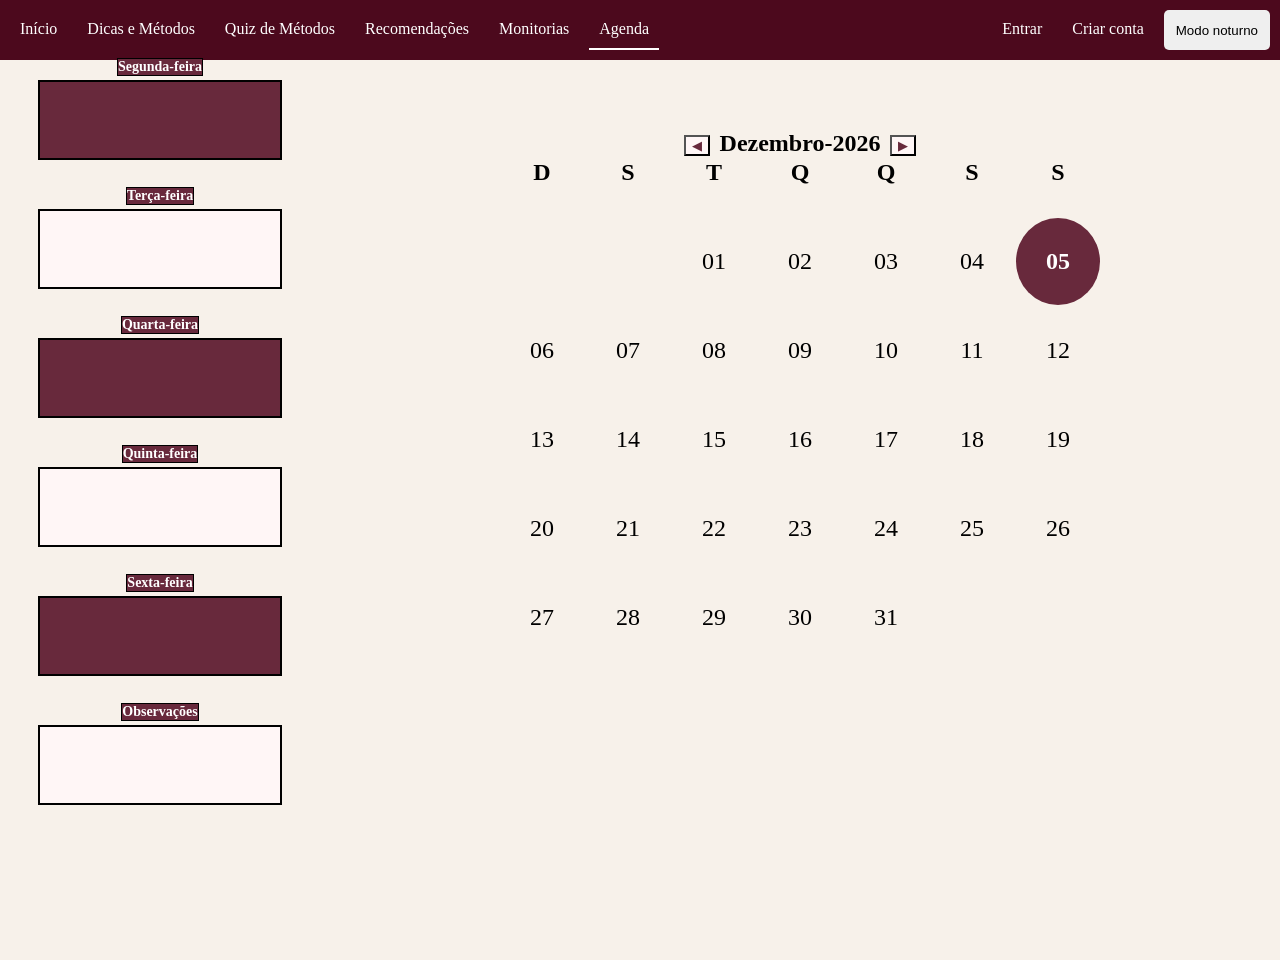
<file: agenda.html>
<!DOCTYPE html>
<html lang="pt-BR">

    <head>
        <meta charset="UTF-8">
        <meta
            name="viewport"
            content="width=device-width, initial-scale=1.0"
        >
        <title>IFocus | Agenda</title>
        <link rel="stylesheet" href="style.css">
    </head>
    <body class="body-agenda">
        <div class="pag_principal">

            <!-- MENU -->

            <nav class="menu">

                <a href="inicio.html">
                    Início
                </a>

                <a href="dicas.html">
                    Dicas e Métodos
                </a>

                <a href="metodos.html">
                    Quiz de Métodos
                </a>

                <a href="recomenda.html">
                    Recomendações
                </a>

                <a
                    href="monitorias.html"
                >
                    Monitorias
                </a>

                <a href="agenda.html" class="index">
                    Agenda
                </a>

                <a href="entrar.html">
                    Entrar
                </a>
                <a href="cadastro.html">
                    Criar conta
                </a>
                <button id="botao-tema"> Modo noturno</button>

            </nav>
        <main class="main-agenda">
            <aside class="dias-semana">
                <div class="container-tabela">
                    <div class="dia" data-dia-offset="0">
                        <h4 class="titulo-dia-semana">Segunda-feira</h4>
                        <div class="observacoes" contenteditable="true" data-index="obs"></div>
                    </div>
                    <div class="dia" data-dia-offset="1">
                        <h4 class="titulo-dia-semana">Terça-feira</h4>
                        <div class="observacoes" contenteditable="true" data-index="obs"></div>
                    </div>
                    <div class="dia" data-dia-offset="2">
                        <h4 class="titulo-dia-semana">Quarta-feira</h4>
                        <div class="observacoes" contenteditable="true" data-index="obs"></div>
                    </div>
                    <div class="dia" data-dia-offset="3">
                        <h4 class="titulo-dia-semana">Quinta-feira</h4>
                        <div class="observacoes" contenteditable="true" data-index="obs"></div>
                    </div>
                    <div class="dia" data-dia-offset="4">
                        <h4 class="titulo-dia-semana">Sexta-feira</h4>
                        <div class="observacoes" contenteditable="true" data-index="obs"></div>
                    </div>
                    <div class="dia">
                        <h4 class="titulo-dia-semana">Observações</h4>
                        <div class="observacoes" contenteditable="true" data-index="obs"></div>
                    </div>
                </div>
            </aside>
            <section class="calendario">
                <div class="mes-ano-calendario">
                    <button id="anterior" type="button">◀</button>
                    <h1 id="titulo-calendario">Julho-2026</h1>
                    <button id="proximo" type="button">▶</button>

                </div>
                <table class="tabela-calendario">
                    <tr>
                        <th class="coluna-calendario">D</th>
                        <th class="coluna-calendario">S</th>
                        <th class="coluna-calendario">T</th>
                        <th class="coluna-calendario">Q</th>
                        <th class="coluna-calendario">Q</th>
                        <th class="coluna-calendario">S</th>
                        <th class="coluna-calendario">S</th>
                    </tr>
                    <tr>
                        <td class="coluna-calendario"></td>
                        <td class="coluna-calendario"></td>
                        <td class="coluna-calendario"></td>
                        <td class="coluna-calendario">01</td>
                        <td class="coluna-calendario">02</td>
                        <td class="coluna-calendario">03</td>
                        <td class="coluna-calendario">04</td>
                    </tr>
                    <tr>
                        <td class="coluna-calendario">05</td>
                        <td class="coluna-calendario">06</td>
                        <td class="coluna-calendario">07</td>
                        <td class="coluna-calendario">08</td>
                        <td class="coluna-calendario">09</td>
                        <td class="coluna-calendario">10</td>
                        <td class="coluna-calendario">11</td>
                    </tr>
                    <tr>
                        <td class="coluna-calendario">12</td>
                        <td class="coluna-calendario">13</td>
                        <td class="coluna-calendario">14</td>
                        <td class="coluna-calendario">15</td>
                        <td class="coluna-calendario">16</td>
                        <td class="coluna-calendario">17</td>
                        <td class="coluna-calendario">18</td>
                    </tr>
                    <tr>
                        <td class="coluna-calendario">19</td>
                        <td class="coluna-calendario">20</td>
                        <td class="coluna-calendario">21</td>
                        <td class="coluna-calendario">22</td>
                        <td class="coluna-calendario">23</td>
                        <td class="coluna-calendario">24</td>
                        <td class="coluna-calendario">25</td>
                    </tr>
                    <tr>
                        <td class="coluna-calendario">26</td>
                        <td class="coluna-calendario">27</td>
                        <td class="coluna-calendario">28</td>
                        <td class="coluna-calendario">29</td>
                        <td class="coluna-calendario">30</td>
                        <td class="coluna-calendario"></td>
                        <td class="coluna-calendario"></td>
                    </tr>
                </table>
                <script src="java/calendario.js"></script>

            </section>
        </main>
        <script src="java/modo.js"></script>
    </body>
</html>
</file>
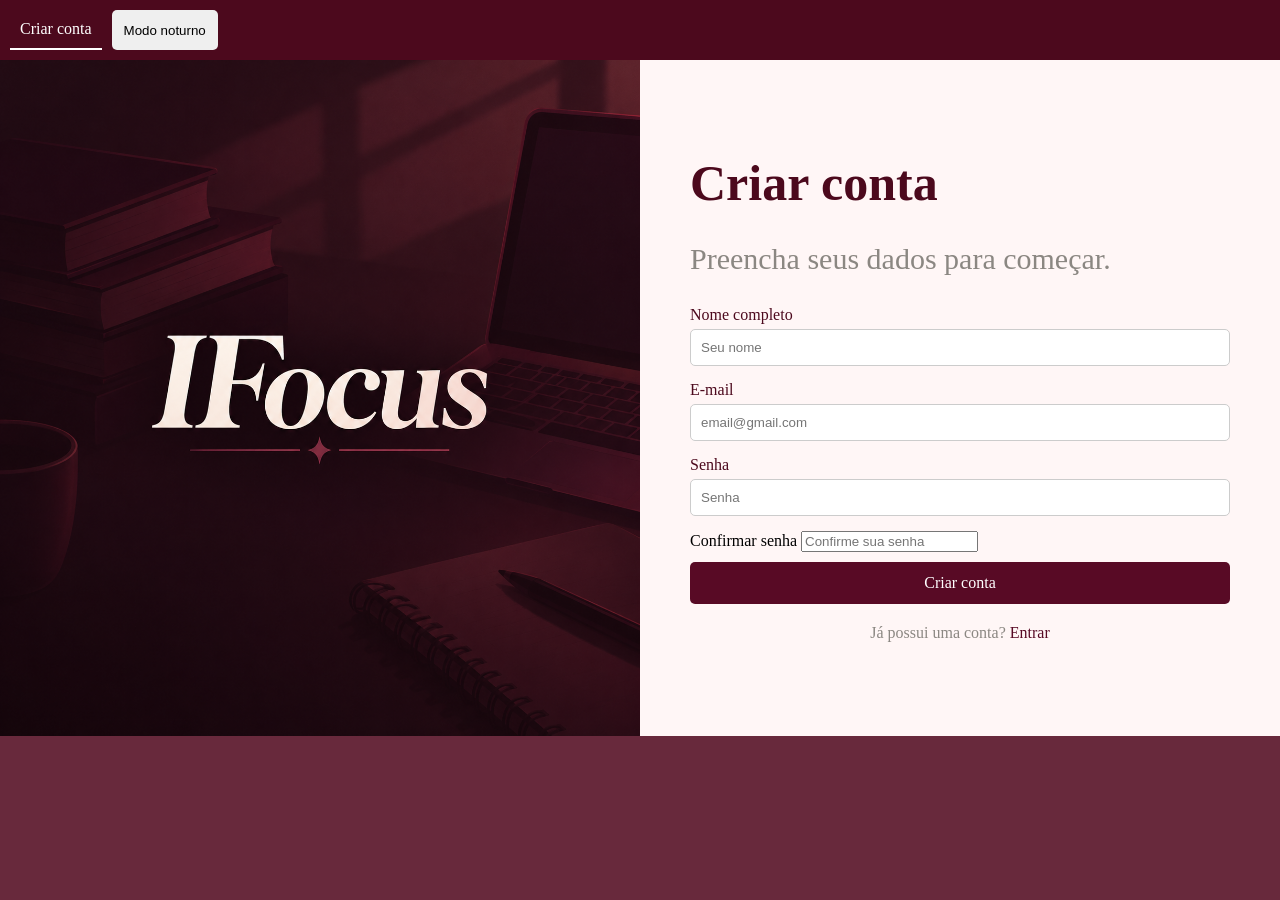
<file: cadastro.html>
<!DOCTYPE html>
<html lang="pt-BR">
    <head>
        <meta charset="UTF-8">
        <meta
            name="viewport"
            content="width=device-width, initial-scale=1.0"
        >
        <title>| IFocus |</title>
        <link rel="stylesheet" href="style.css">
    </head>
    <body>
        <div class="pag_principal">
            <!-- MENU -->
            <nav class="menu">

                <a href="cadastro.html" class="index">

                    Criar conta

                </a>
                <button id="botao-tema"> Modo noturno</button>
                
            </nav>

            <!-- CADASTRO -->

            <main class="login">
                    <img class="logo" src="imagens/img.png" alt="a">
            
                <!-- FORMULÁRIO -->
                <div class="formulario">
                    <h2>
                        Criar conta
                    </h2>

                    <p class="subtitulo">
                        Preencha seus dados para começar.
                    </p>

                    <!-- NOME -->
                    <div class="campo">

                        <label>
                            Nome completo
                        </label>
                        <input
                            type="text"
                            placeholder="Seu nome"
                        >
                    </div>
                    <!-- EMAIL -->

                    <div class="campo">
                        <label>
                            E-mail
                        </label>
                        <input
                            type="email"
                            placeholder="email@gmail.com"
                        >
                    </div>
                    <!-- SENHA -->
                    <div class="campo">

                        <label>
                            Senha
                        </label>
                        <input
                            type="password"
                            placeholder="Senha"
                        >
                    </div>
                    <!-- CONFIRMAR SENHA -->
                    <div class="confirmar_senha">
                        <label>
                            Confirmar senha
                        </label>
                        <input
                            type="password"
                            placeholder="Confirme sua senha"
                        >
                    </div>
                    <!-- BOTÃO -->
                    <a
                        href="inicio.html"
                        class="botao_login"
                    >
                        Criar conta
                    </a>

                    <!-- TROCAR DE CONTA -->
                    <div class="trocar_conta">
                        Já possui uma conta?
                        <a href="entrar.html">
                            Entrar
                        </a>
                    </div>
                </div>
            </main>
        </div>
        <script src="java/modo.js"></script>
    </body>
</html>
</file>
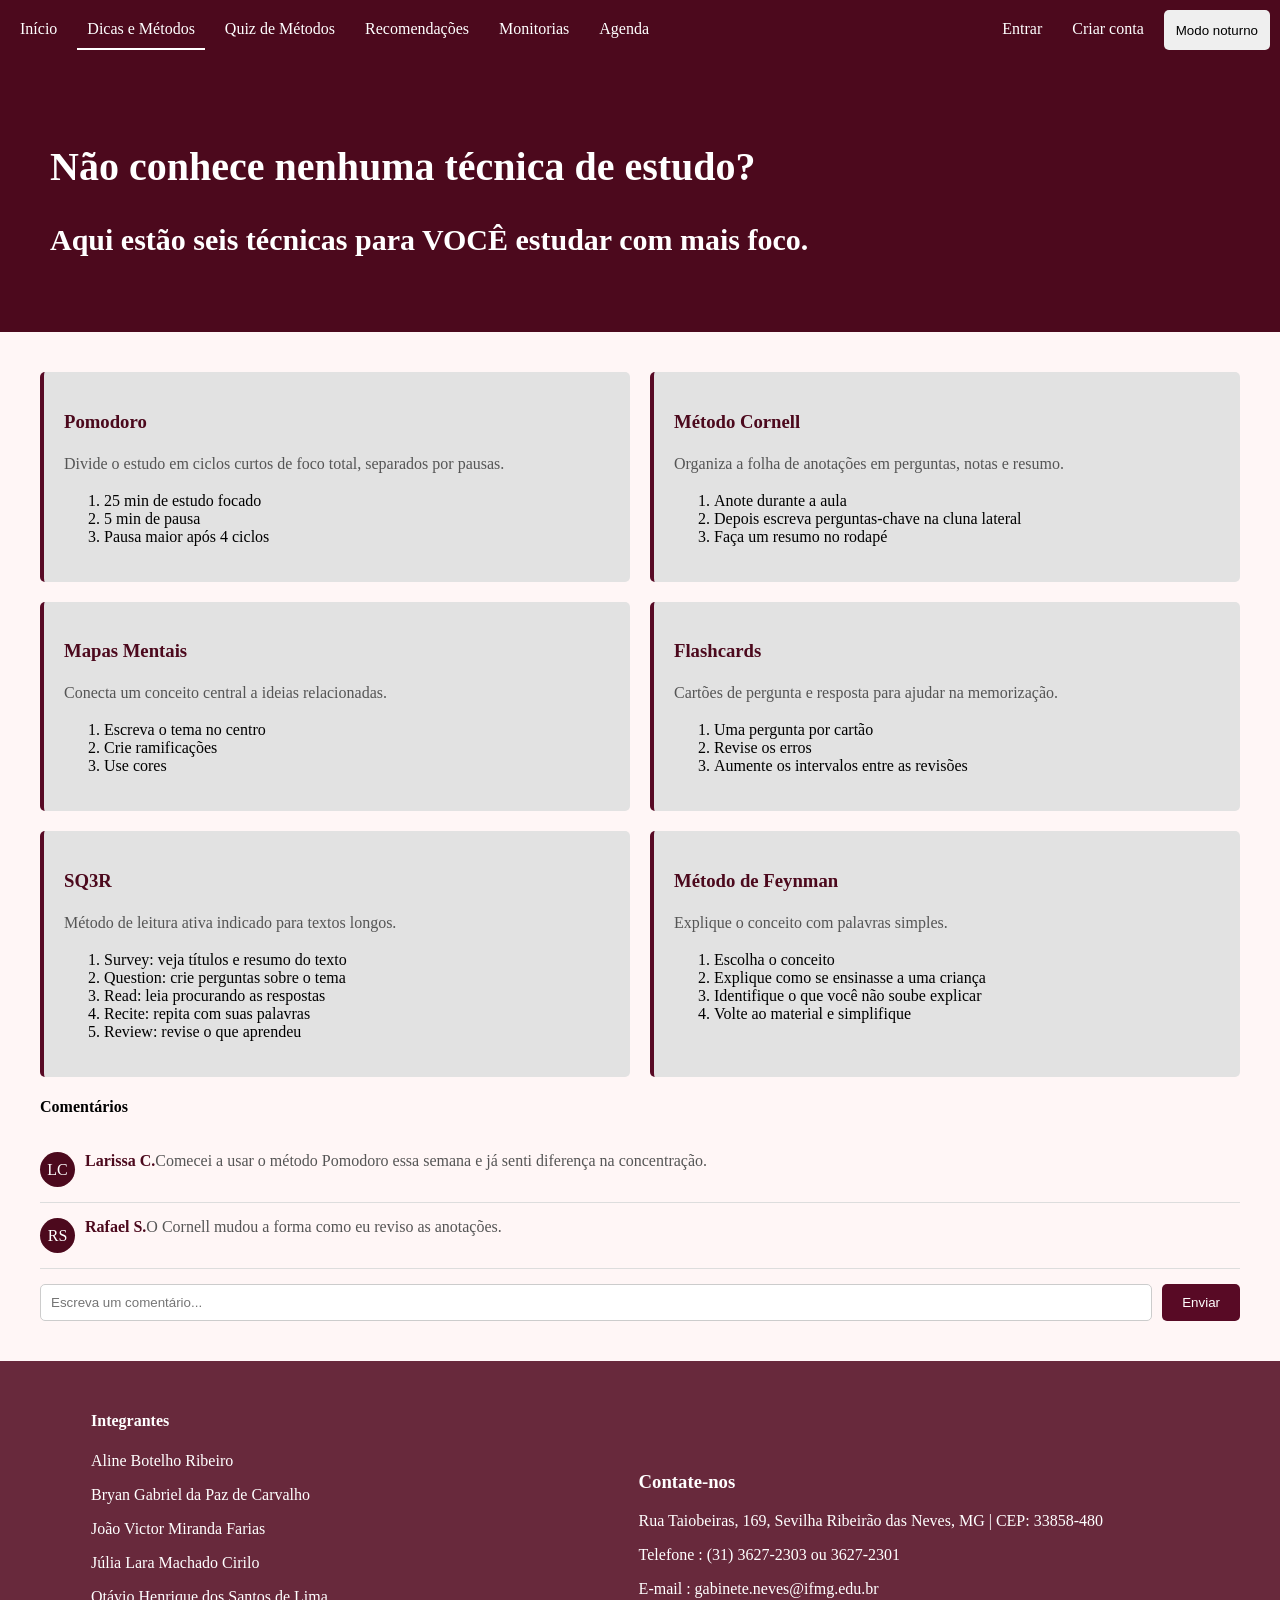
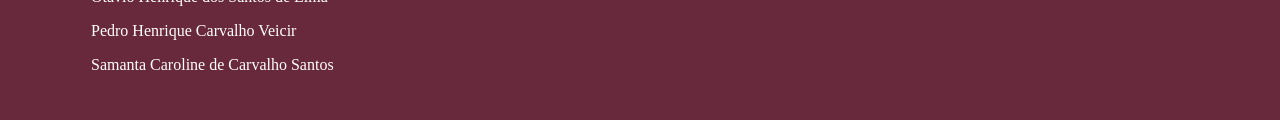
<file: dicas.html>
<!DOCTYPE html>
<html lang="pt-BR">

    <head>
        <meta charset="UTF-8">

        <meta
            name="viewport"
            content="width=device-width, initial-scale=1.0"
        >

        <title>IFocus | Dicas e Métodos</title>
        <link rel="stylesheet" href="style.css">

    </head>

    <body>

        <div class="pag_principal">

            <nav class="menu">
                <a href="inicio.html">Início</a>

                <a
                    href="dicas.html"
                    class="index"
                >
                    Dicas e Métodos
                </a>

                <a href="metodos.html">
                    Quiz de Métodos
                </a>

                <a href="recomenda.html">
                    Recomendações
                </a>
                
                <a href="monitorias.html">
                    Monitorias
                </a>
                <a href="agenda.html">
                    Agenda
                </a>
                <a href="entrar.html">
                    Entrar
                </a>
                <a href="cadastro.html">
                    Criar conta
                </a>
                <button id="botao-tema"> Modo noturno</button>

            </nav>


            <!-- HERO -->

            <section class="cabeca">

                <h1>
                    Não conhece nenhuma técnica de estudo?</h1>
                <h2>
                    Aqui estão seis técnicas para VOCÊ estudar com mais foco.
                </h2>

            </section>
            


            <!-- MÉTODOS -->

            <main class="conteudo">
                <section class="area_metodo">
                    <article class="area_conteudo">

                        <h3>
                            Pomodoro
                        </h3>

                        <p>
                            Divide o estudo em ciclos curtos
                            de foco total, separados por pausas.
                        </p>

                        <ol>
                            <li>25 min de estudo focado</li>
                            <li>5 min de pausa</li>
                            <li>Pausa maior após 4 ciclos</li>
                        </ol>

                    </article>

                    <article class="area_conteudo">

                        <h3>
                            Método Cornell
                        </h3>

                        <p>
                            Organiza a folha de anotações
                            em perguntas, notas e resumo.
                        </p>

                        <ol>
                            <li>Anote durante a aula</li>
                            <li>Depois escreva perguntas-chave na cluna lateral</li>
                            <li>Faça um resumo no rodapé</li>
                        </ol>

                    </article>

                    <article class="area_conteudo">

                        <h3>
                            Mapas Mentais
                        </h3>

                        <p>
                            Conecta um conceito central
                            a ideias relacionadas.
                        </p>

                        <ol>
                            <li>Escreva o tema no centro</li>
                            <li>Crie ramificações</li>
                            <li>Use cores</li>
                        </ol>
                    </article>

                    <article class="area_conteudo">

                        <h3>
                            Flashcards
                        </h3>

                        <p>
                            Cartões de pergunta e resposta
                            para ajudar na memorização.
                        </p>

                        <ol>
                            <li>Uma pergunta por cartão</li>
                            <li>Revise os erros</li>
                            <li>Aumente os intervalos entre as revisões</li>
                        </ol>

                    </article>


                    <article class="area_conteudo">
                        <h3>
                            SQ3R
                        </h3>

                        <p>
                            Método de leitura ativa
                            indicado para textos longos.
                        </p>

                        <ol>
                            <li>Survey: veja títulos e resumo do texto</li>
                            <li>Question: crie perguntas sobre o tema</li>
                            <li>Read: leia procurando as respostas</li>
                            <li>Recite: repita com suas palavras</li>
                            <li>Review: revise o que aprendeu</li>
                        </ol>

                    </article>

                    <article class="area_conteudo">
                        <h3>
                            Método de Feynman
                        </h3>
                        <p>
                            Explique o conceito com palavras simples.
                        </p>
                        <ol>
                            <li>Escolha o conceito</li>
                            <li>Explique como se ensinasse a uma criança</li>
                            <li>Identifique o que você não soube explicar</li>
                            <li>Volte ao material e simplifique</li>
                        </ol>
                    </article>


                </section>


                <!-- COMENTÁRIOS -->

                <section class="area_comentarios">

                    <h4>
                        Comentários
                    </h4>


                    <div id="lista_coment">

                        <div class="comentario">

                            <div class="avatar">
                                LC
                            </div>
                            <div class="corpo">

                                <div class="user">
                                    Larissa C.
                                </div>

                                <div class="texto">
                                    Comecei a usar o método Pomodoro
                                    essa semana e já senti diferença
                                    na concentração.
                                </div>

                            </div>

                        </div>


                        <div class="comentario">
                            <div class="avatar">
                                RS
                            </div>
                            <div class="corpo">
                                <div class="user">
                                    Rafael S.
                                </div>
                                <div class="texto">
                                    O Cornell mudou a forma como
                                    eu reviso as anotações.
                                </div>
                            </div>
                        </div>
                    </div>
                    <!-- FORMULÁRIO -->

                    <div class="comment-form">
                        <input
                            type="text"
                            id="commentInput"
                            placeholder="Escreva um comentário..."
                        >
                        <button id="commentButton">
                            Enviar
                        </button>
                    </div>
                </section>
            </main>
            <footer class="site-footer">

                <div class="col1">
                    <h4>Integrantes</h4>
                    <p>Aline Botelho Ribeiro</p>
                    <p>Bryan Gabriel da Paz de Carvalho</p>
                    <p>João Victor Miranda Farias</p>
                    <p>Júlia Lara Machado Cirilo</p>
                    <p>Otávio Henrique dos Santos de Lima</p>
                    <p>Pedro Henrique Carvalho Veicir</p>
                    <p>Samanta Caroline de Carvalho Santos</p>
                    
                </div>
                <div class="col2">
                    <h3>Contate-nos</h3>
                    <p>Rua Taiobeiras, 169, Sevilha Ribeirão das Neves, MG | CEP: 33858-480</p>
                    <p>Telefone : (31) 3627-2303 ou 3627-2301</p>
                    <p>E-mail : gabinete.neves@ifmg.edu.br</p>
                </div>
            </footer>
        </div>
        <script src="java/modo.js"></script>
    </body>
</html>
</file>
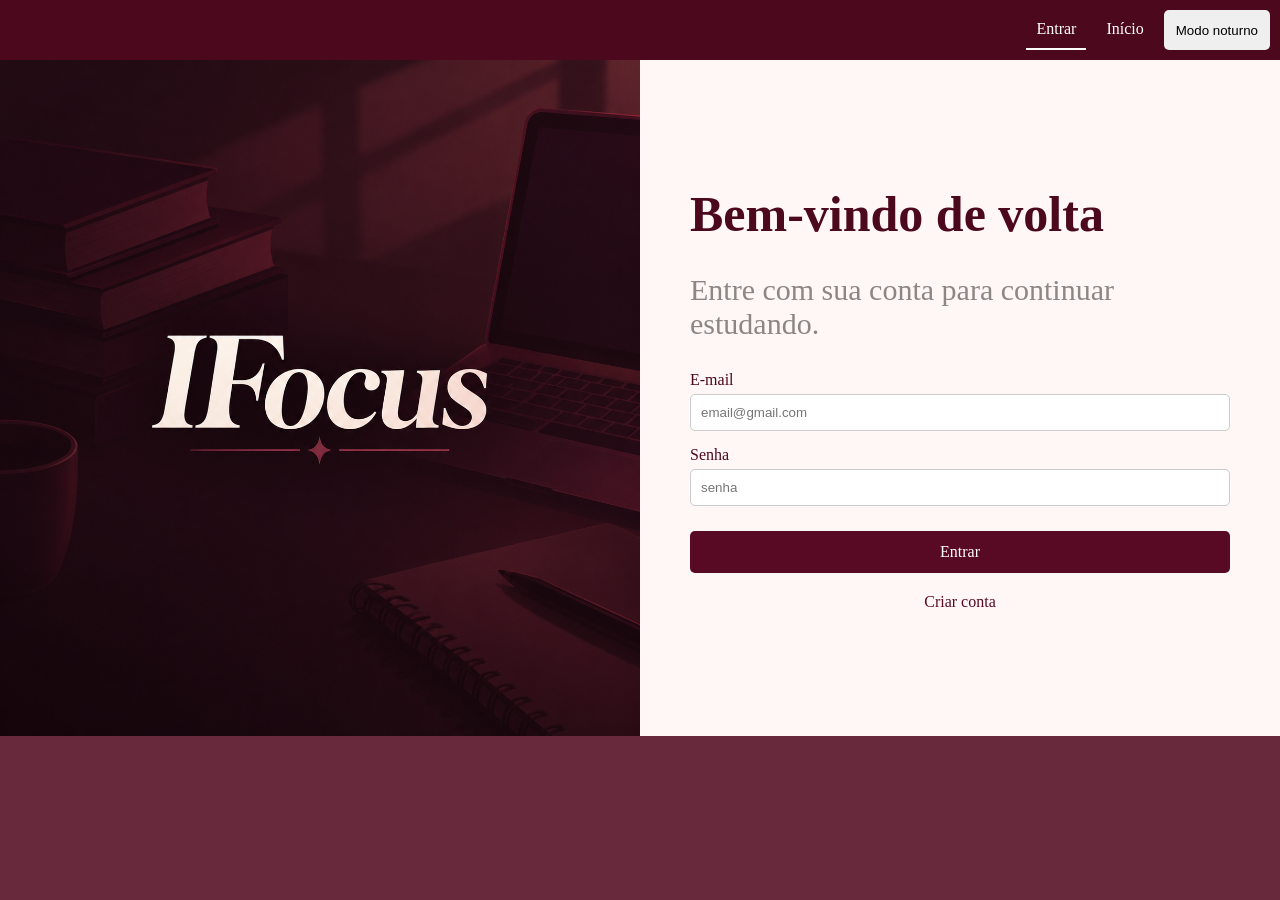
<file: entrar.html>
<!DOCTYPE html>
<html lang="pt-BR">
    <head>
        <meta charset="UTF-8">
        <meta
            name="viewport"
            content="width=device-width, initial-scale=1.0"
        >
        <title>| IFocus |</title>
        <link rel="stylesheet" href="style.css">
    </head>
    <body>
        <div class="pag_principal">
            <!-- MENU -->

            <nav class="menu">

                <a href="entrar.html" class="index">
                    Entrar
                </a>

                <a href="inicio.html">
                    Início
                </a>
                <button id="botao-tema"> Modo noturno</button>

            </nav>
            <!-- LOGIN -->

            <main class="login">
            
                <img class="logo" src="imagens/img.png" alt="a"> 
               
                <div class="formulario">

                    <h2>
                        Bem-vindo de volta
                    </h2>

                    <p class="subtitulo">
                        Entre com sua conta para continuar estudando.
                    </p>
                    <div class="campo">
                        <label>
                            E-mail
                        </label>
                        <input
                            type="email"
                            placeholder="email@gmail.com"
                        >
                    </div>
                    <div class="campo">
                        <label>
                            Senha
                        </label>
                        <input
                            type="password"
                            placeholder="senha"
                        >
                    </div>

                    <a
                        href="inicio.html"
                        class="botao_login"
                    >
                        Entrar
                    </a>

                    <div class="trocar_conta">
                        <a href="cadastro.html">
                            Criar conta
                        </a>
                    </div>
                </div>
            </main>
        </div>
        <script src="java/modo.js"></script>
    </body>
</html>
</file>
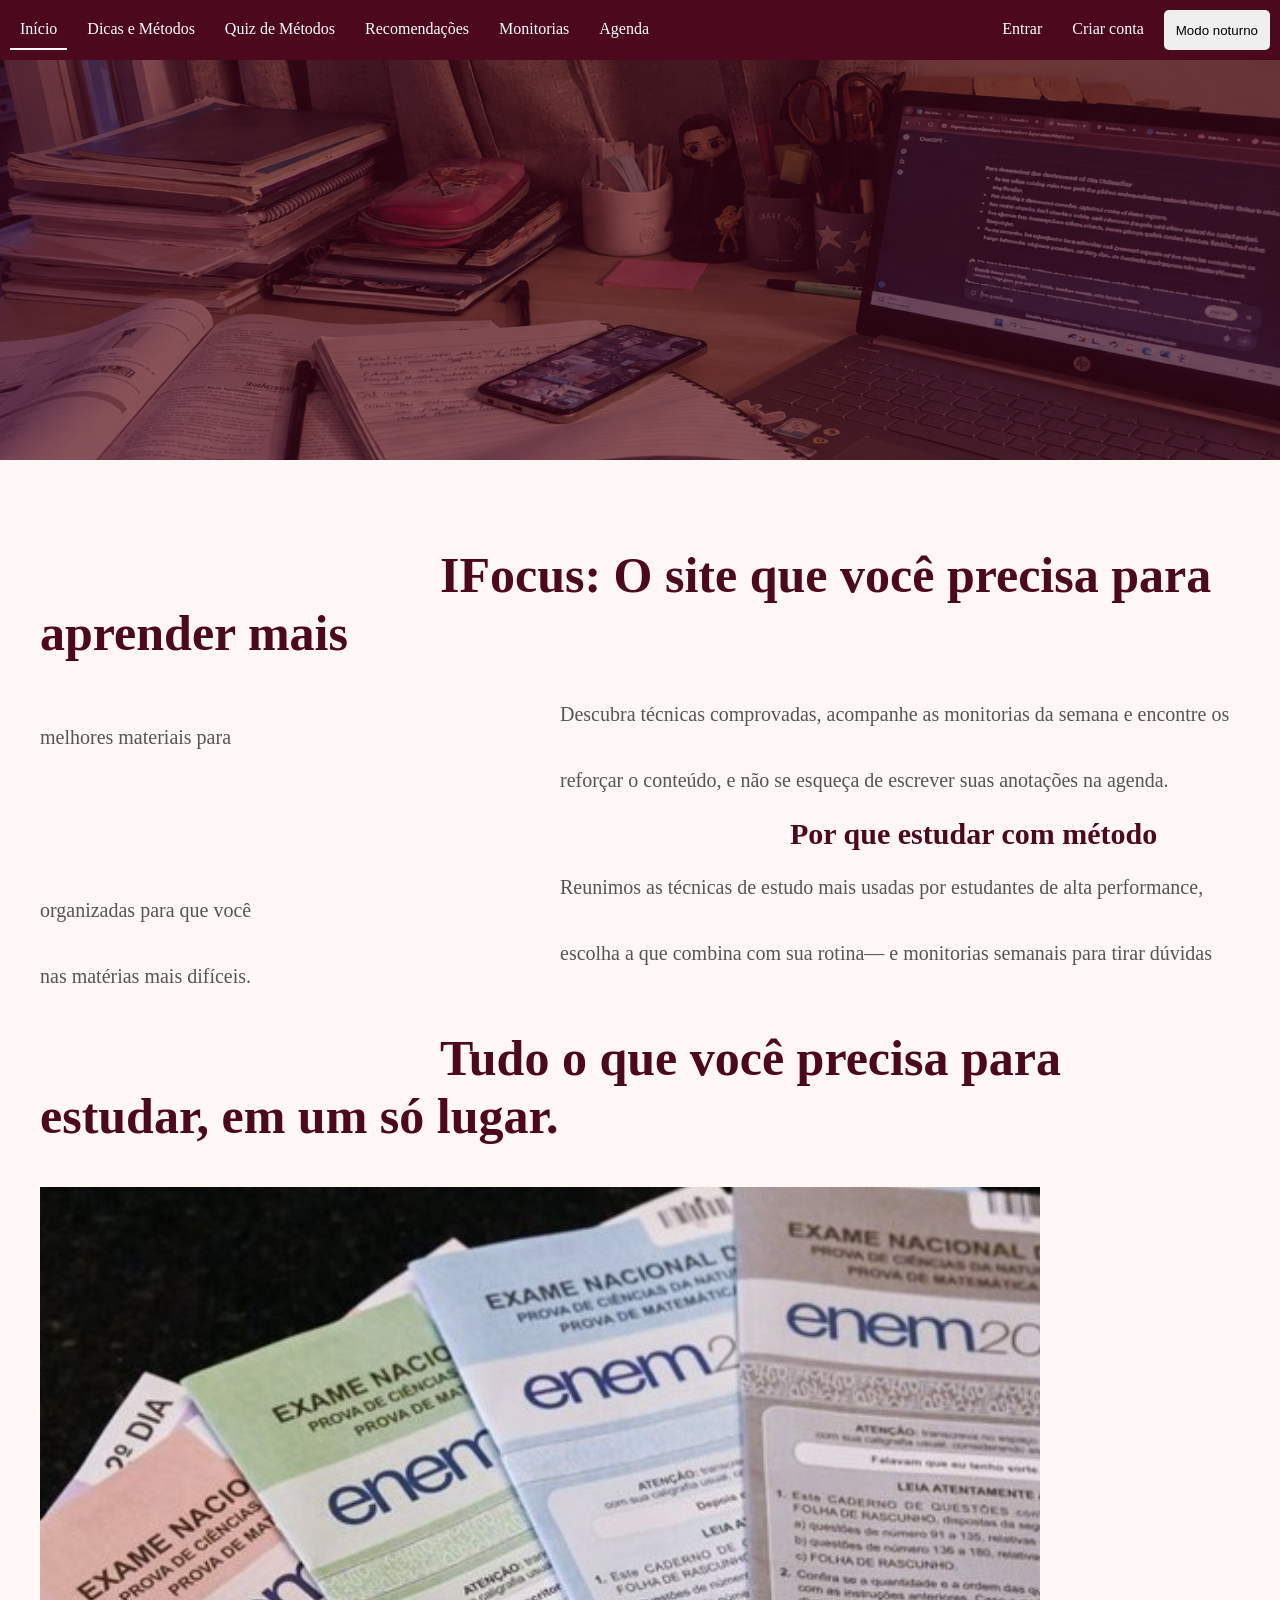
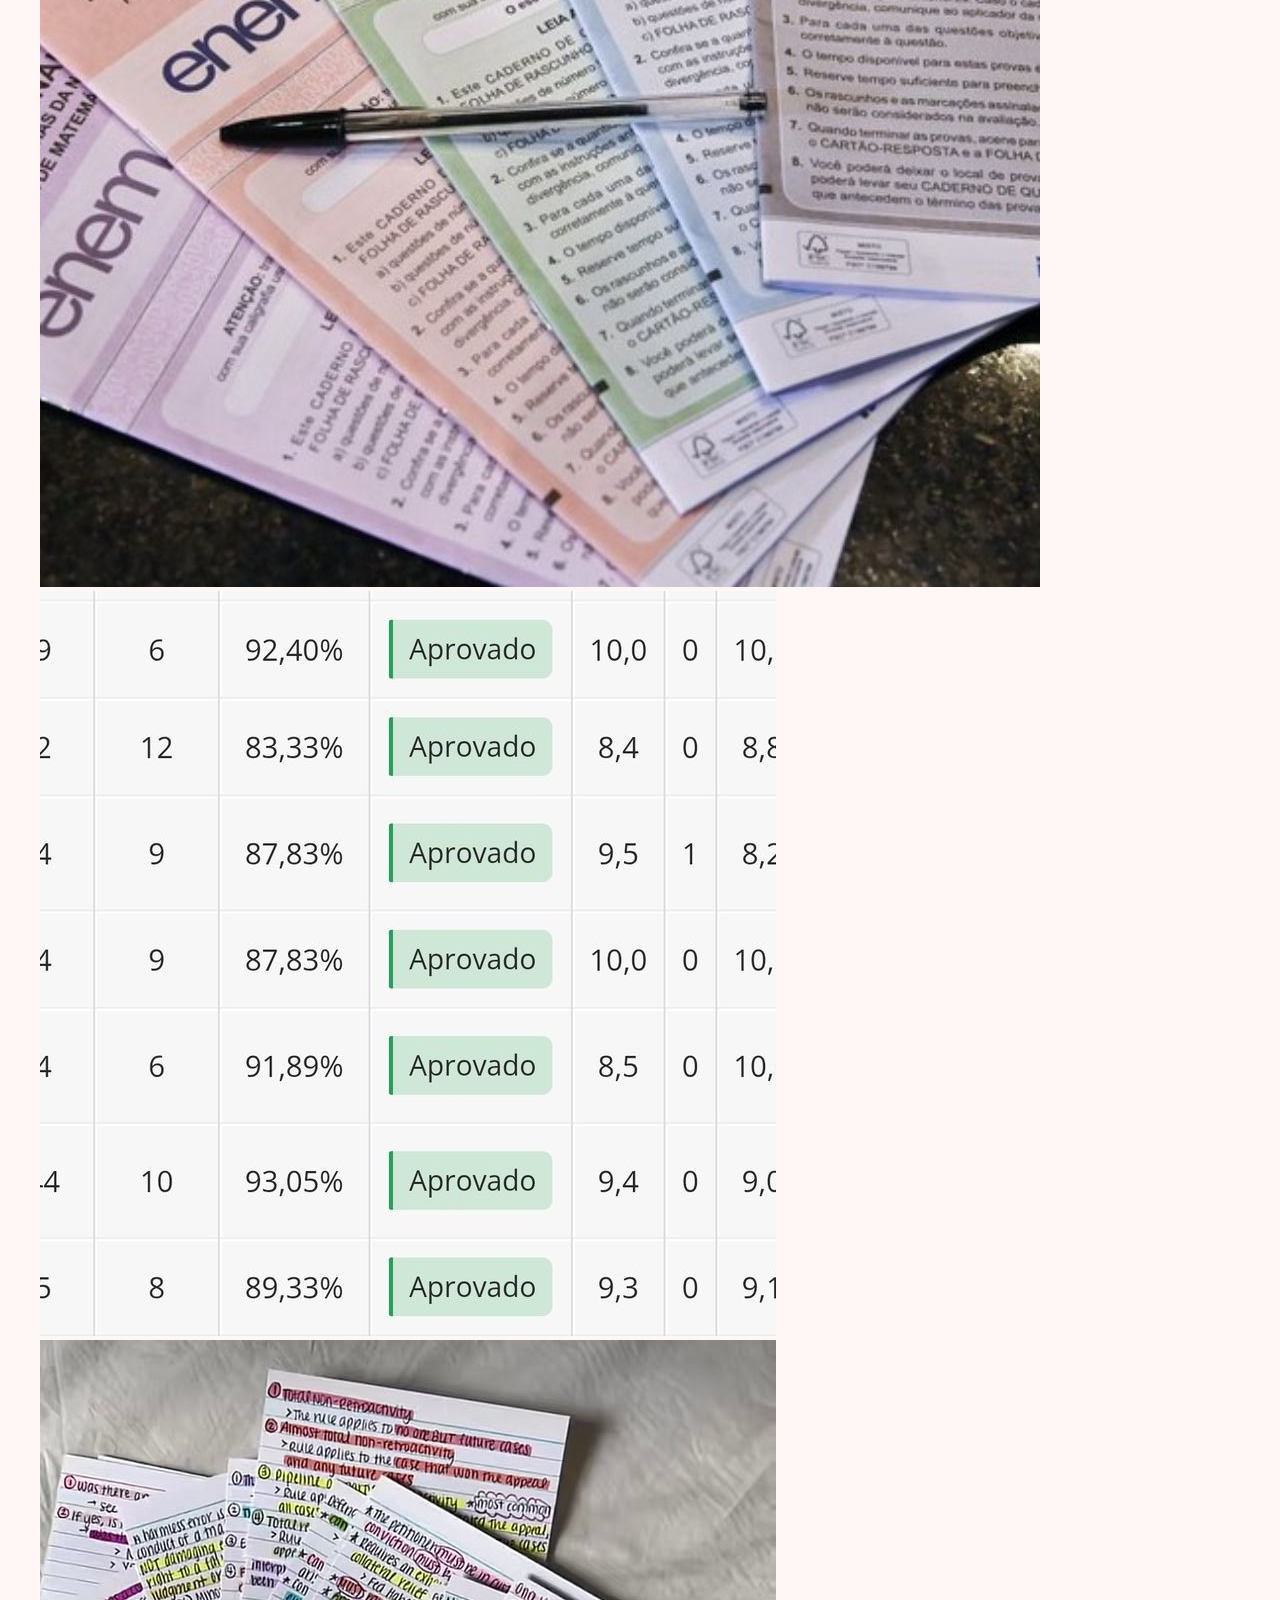
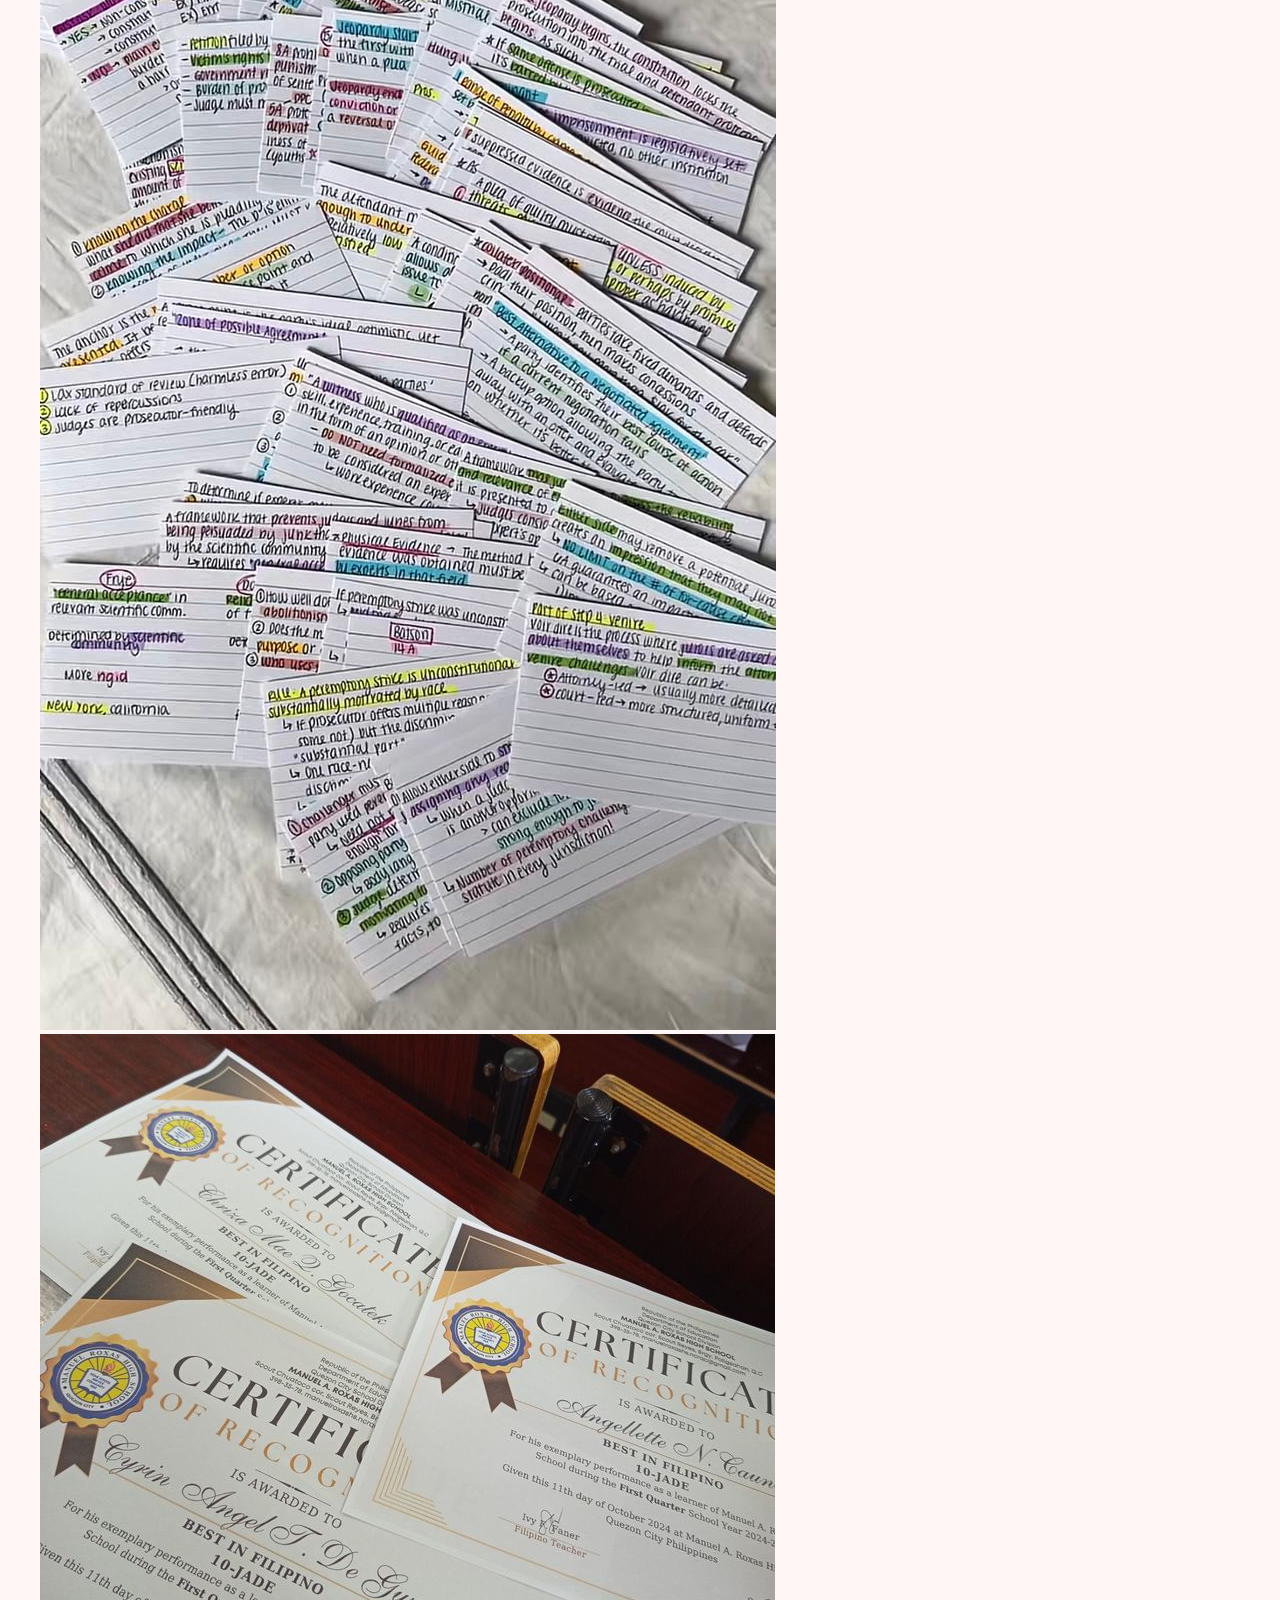
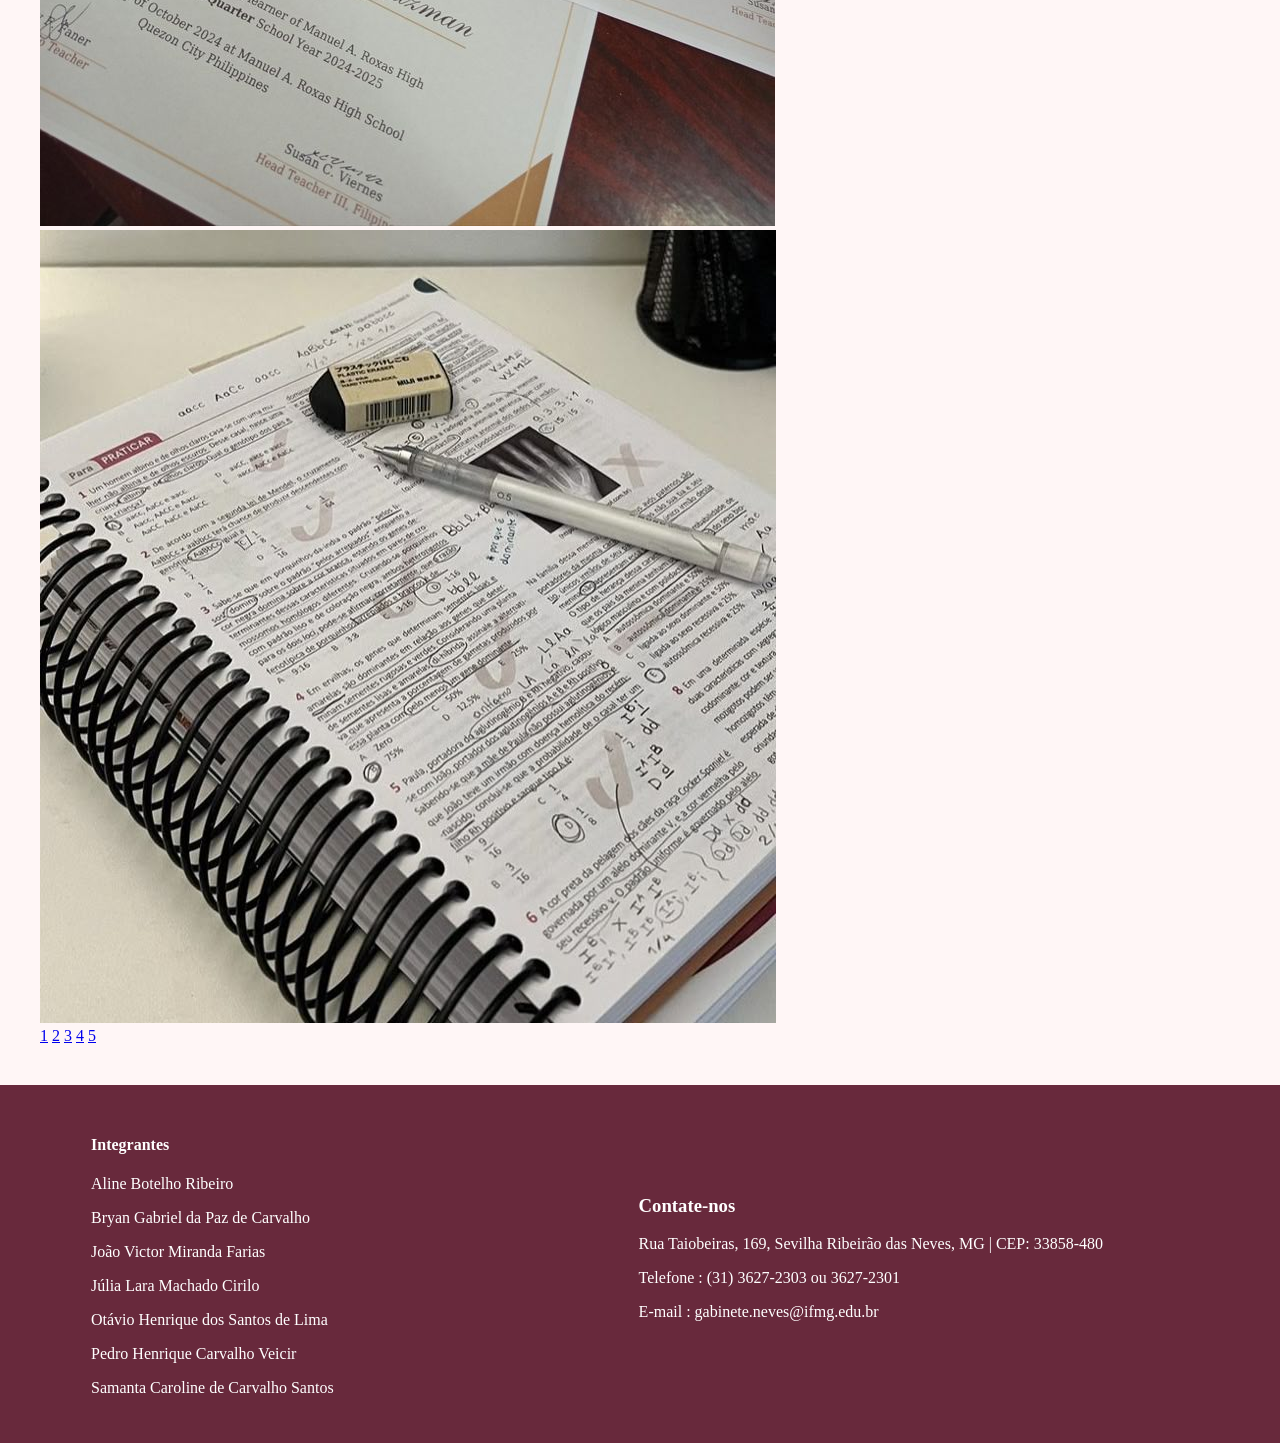
<file: inicio.html>
<!DOCTYPE html>
<html lang="pt-BR">

    <head>
        <meta charset="UTF-8">
        <meta
            name="viewport"
            content="width=device-width, initial-scale=1.0"
        >

        <title>IFocus | Início</title>
        <link rel="stylesheet" href="style.css">

    </head>


    <body>

        <div class="pag_principal">

            <!-- MENU -->

            <nav class="menu">

                <a
                    href="inicio.html"
                    class="index"
                >
                    Início
                </a>

                <a href="dicas.html">
                    Dicas e Métodos
                </a>

                <a href="metodos.html">
                    Quiz de Métodos
                </a>

                <a href="recomenda.html">
                    Recomendações
                </a>

                <a href="monitorias.html">
                    Monitorias
                </a>

                <a href="agenda.html">
                    Agenda
                </a>

                <a href="entrar.html">
                    Entrar
                </a>
                <a href="cadastro.html">
                    Criar conta
                </a>
                <button id="botao-tema"> Modo noturno</button>

            </nav>


            <!-- HERO -->

              
            <img src="imagens/inicio.png" class="imgInicial" alt="">


            <!-- CONTEÚDO -->

            <section class="conteudo">
 
                <div class="textoInicial">
                    <h1 class="titulo1">
                    IFocus: O site que você precisa para aprender mais
                    </h1>


                    <p>
                        Descubra técnicas comprovadas,
                        acompanhe as monitorias da semana
                        e encontre os melhores materiais
                        para 
                    </p> 
                    <p>
                        reforçar o conteúdo, e não se esqueça de escrever suas anotações
                        na agenda.
                    </p>
                    <h2>
                        Por que estudar com método
                    </h2>
                    <p>
                        Reunimos as técnicas de estudo mais usadas
                        por estudantes de alta performance,
                        organizadas para que você 
                    </p>
                    <p>
                        escolha a que
                        combina com sua rotina— e monitorias
                        semanais para tirar dúvidas nas matérias
                        mais difíceis.
                    </p>
                    
              <div class="layout-pagina">
                <div class="conteudo-texto">
                    <h1>Tudo o que você precisa para estudar, em um só lugar.</h1>
                </div>    
            
                <div class="carrossel-container"> 
                    <div class="carrossel-track"> 
                        <div class="slide" id="slide1"> 
                            <img src="imagens/inicioDesc.jpg" alt="Banner 1"> 
                        </div> 
                        <div class="slide" id="slide2"> 
                            <img src="imagens/suap.jpg" alt="Banner 2"> 
                        </div> 
                        <div class="slide" id="slide3"> 
                            <img src="imagens/img3.jpeg" alt="Banner 3"> 
                        </div> 
                        <div class="slide" id="slide4"> 
                            <img src="imagens/img4.jpg" alt="Banner 4"> 
                        </div> 
                        <div class="slide" id="slide5"> 
                            <img src="imagens/img2.jpg" alt="Banner 5"> 
                        </div> 
                        <div class="carrossel-nav"> 
                            <a href="#slide1">1</a> 
                            <a href="#slide2">2</a> 
                            <a href="#slide3">3</a> 
                            <a href="#slide4">4</a> 
                            <a href="#slide5">5</a> 
                        </div> 
                    </div>
                </div>
            </section>


            <!-- FOOTER -->

            <footer class="site-footer">

                <div class="col1">
                    <h4>Integrantes</h4>
                    <p>Aline Botelho Ribeiro</p>
                    <p>Bryan Gabriel da Paz de Carvalho</p>
                    <p>João Victor Miranda Farias</p>
                    <p>Júlia Lara Machado Cirilo</p>
                    <p>Otávio Henrique dos Santos de Lima</p>
                    <p>Pedro Henrique Carvalho Veicir</p>
                    <p>Samanta Caroline de Carvalho Santos</p>
                    
                </div>
                <div class="col2">
                    <h3>Contate-nos</h3>
                    <p>Rua Taiobeiras, 169, Sevilha Ribeirão das Neves, MG | CEP: 33858-480</p>
                    <p>Telefone : (31) 3627-2303 ou 3627-2301</p>
                    <p>E-mail : gabinete.neves@ifmg.edu.br</p>
                </div>
            </footer>
        </div>
        <script src="java/modo.js"></script>
    </body>
</html>
</file>
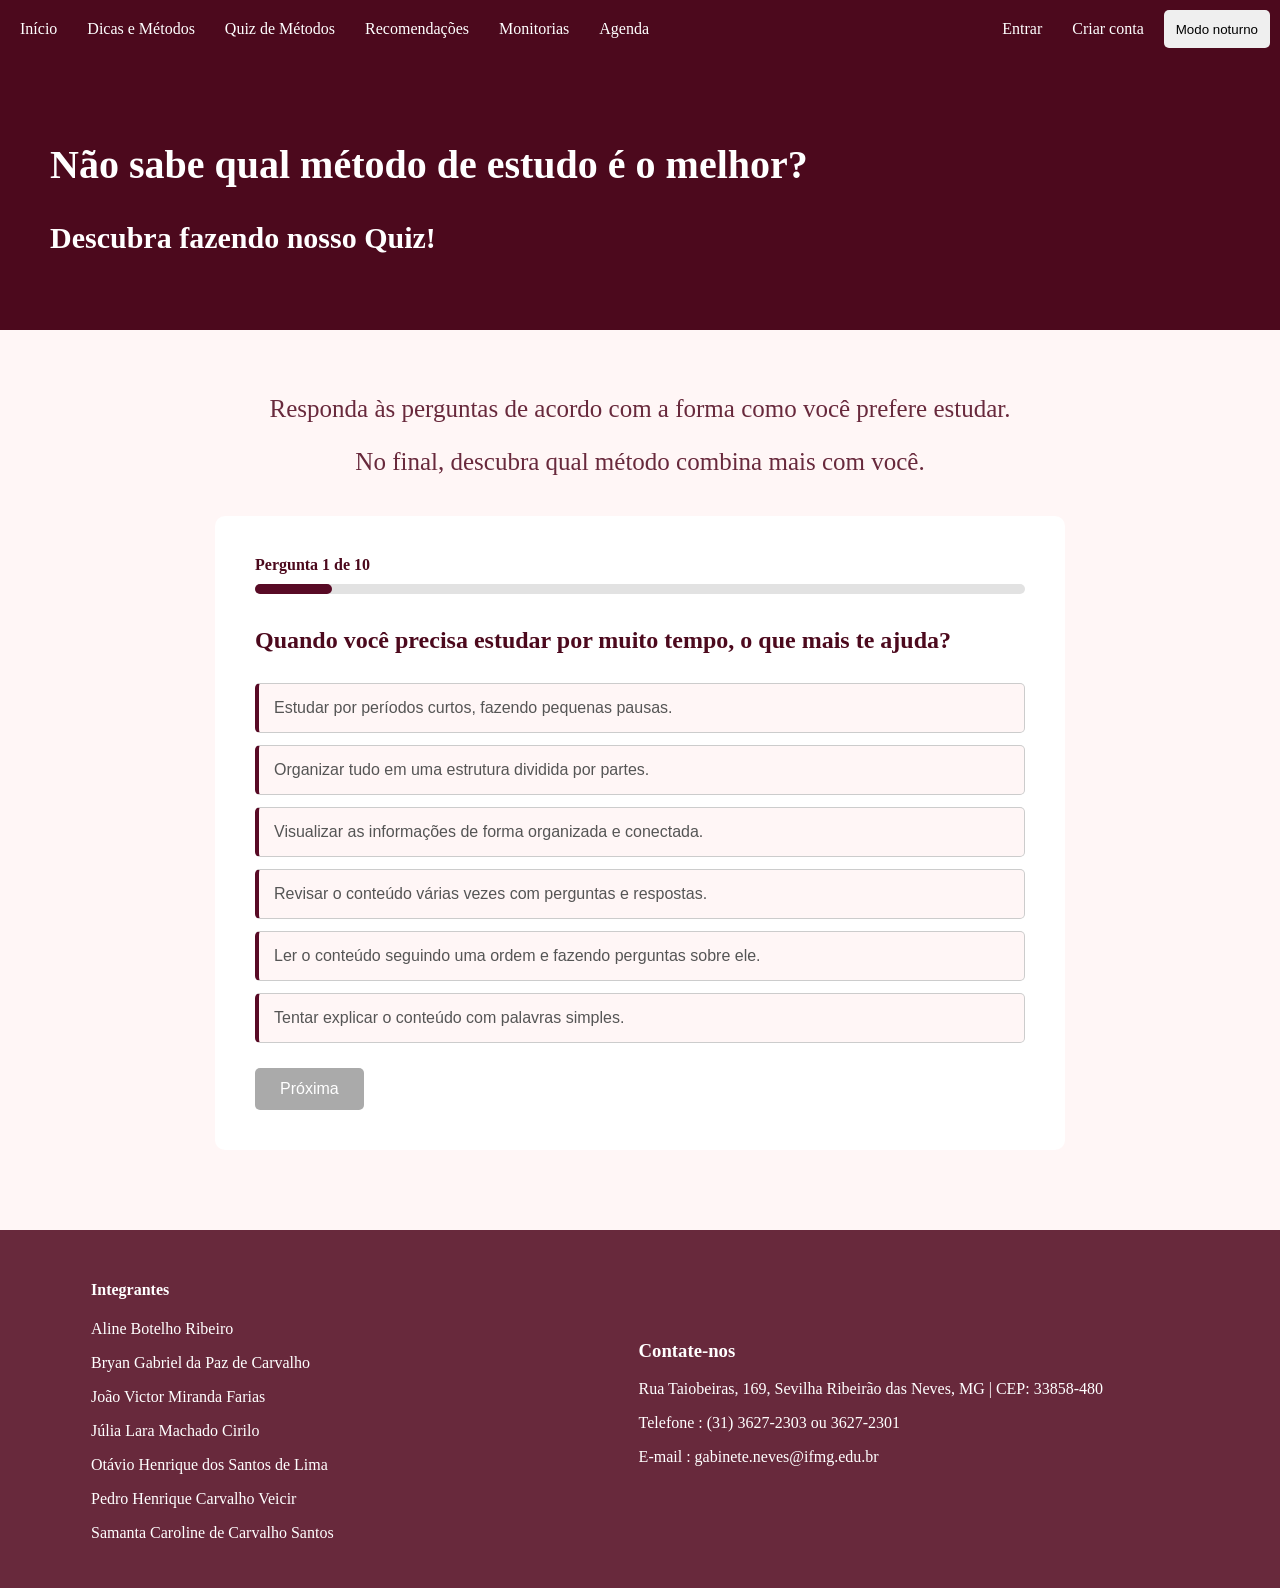
<file: metodos.html>
<!DOCTYPE html>

<html lang="pt-BR">
<head>

    <meta charset="UTF-8">

    <meta
        name="viewport"
        content="width=device-width, initial-scale=1.0"
    >

    <title>IFocus | Quiz</title>

    <link rel="stylesheet" href="style.css">

</head>


<body>

    <div class="pag_principal">

        <!-- MENU -->

        <nav class="menu">

            <a href="inicio.html">
                Início
            </a>

            <a href="dicas.html">
                Dicas e Métodos
            </a>

            <a href="metodos.html">
                Quiz de Métodos
            </a>

            <a href="recomenda.html">
                Recomendações
            </a>

            <a href="monitorias.html">
                Monitorias
            </a>

            <a href="agenda.html">
                Agenda
            </a>

            <a href="entrar.html">
                Entrar
            </a>

            <a href="cadastro.html">
                Criar conta
            </a>
            <button id="botao-tema"> Modo noturno</button>


        </nav>


        <!-- CONTEÚDO -->

        
        <section class="cabeca">
            <h1 class="titulo">
                Não sabe qual método de estudo é o melhor?
            </h1>

            <h2>
                Descubra fazendo nosso Quiz!
            </h2>

        </section>
        <main class="conteudo">

            <p class="descri">
                Responda às perguntas de acordo com a forma
                como você prefere estudar.</p> 
            <p class="descri">
                No final, descubra
                qual método combina mais com você.

            </p>
            <!-- QUIZ -->

            <section class="quiz-container">

                <!-- PROGRESSO -->

                <div class="progresso">

                    <span id="numero-pergunta">
                        Pergunta 1 de 10
                    </span>

                    <div class="barra">

                        <div
                            id="barra-progresso"
                        ></div>

                    </div>

                </div>


                <!-- PERGUNTA -->

                <div id="quiz">

                    <h2 id="pergunta">
                        Pergunta
                    </h2>


                    <!-- ALTERNATIVAS -->

                    <div id="alternativas">

                    </div>


                    <!-- BOTÃO -->

                    <button
                        id="botao-proximo"
                        class="botao_quiz"

                        disabled
                    >
                        Próxima
                    </button>

                </div>


                <!-- RESULTADO -->

                <div
                    id="resultado"
                    class="resultado"
                >

                    <h2>
                        Seu método de estudo combina mais com:
                    </h2>

                    <h1 id="metodo-resultado">
                        Método
                    </h1>

                    <p id="descricao-resultado">
                        Descrição
                    </p>

                    <button
                        class="botao_quiz"
                        onclick="reiniciarQuiz()"
                    >
                        Fazer o quiz novamente
                    </button>

                </div>

            </section>

        </main>


        <!-- FOOTER -->

        <footer class="site-footer">

            <div class="col1">

                <h4>
                    Integrantes
                </h4>

                <p>
                    Aline Botelho Ribeiro
                </p>

                <p>
                    Bryan Gabriel da Paz de Carvalho
                </p>

                <p>
                    João Victor Miranda Farias
                </p>

                <p>
                    Júlia Lara Machado Cirilo
                </p>

                <p>
                    Otávio Henrique dos Santos de Lima
                </p>

                <p>
                    Pedro Henrique Carvalho Veicir
                </p>

                <p>
                    Samanta Caroline de Carvalho Santos
                </p>

            </div>


            <div class="col2">

                <h3>
                    Contate-nos
                </h3>

                <p>
                    Rua Taiobeiras, 169, Sevilha
                    Ribeirão das Neves, MG |
                    CEP: 33858-480
                </p>

                <p>
                    Telefone : (31) 3627-2303
                    ou 3627-2301
                </p>

                <p>
                    E-mail : gabinete.neves@ifmg.edu.br
                </p>

            </div>

        </footer>

    </div>


    <!-- JAVASCRIPT -->

    <script src="java/quiz.js"></script>
    <script src="java/modo.js"></script>

</body>
</file>
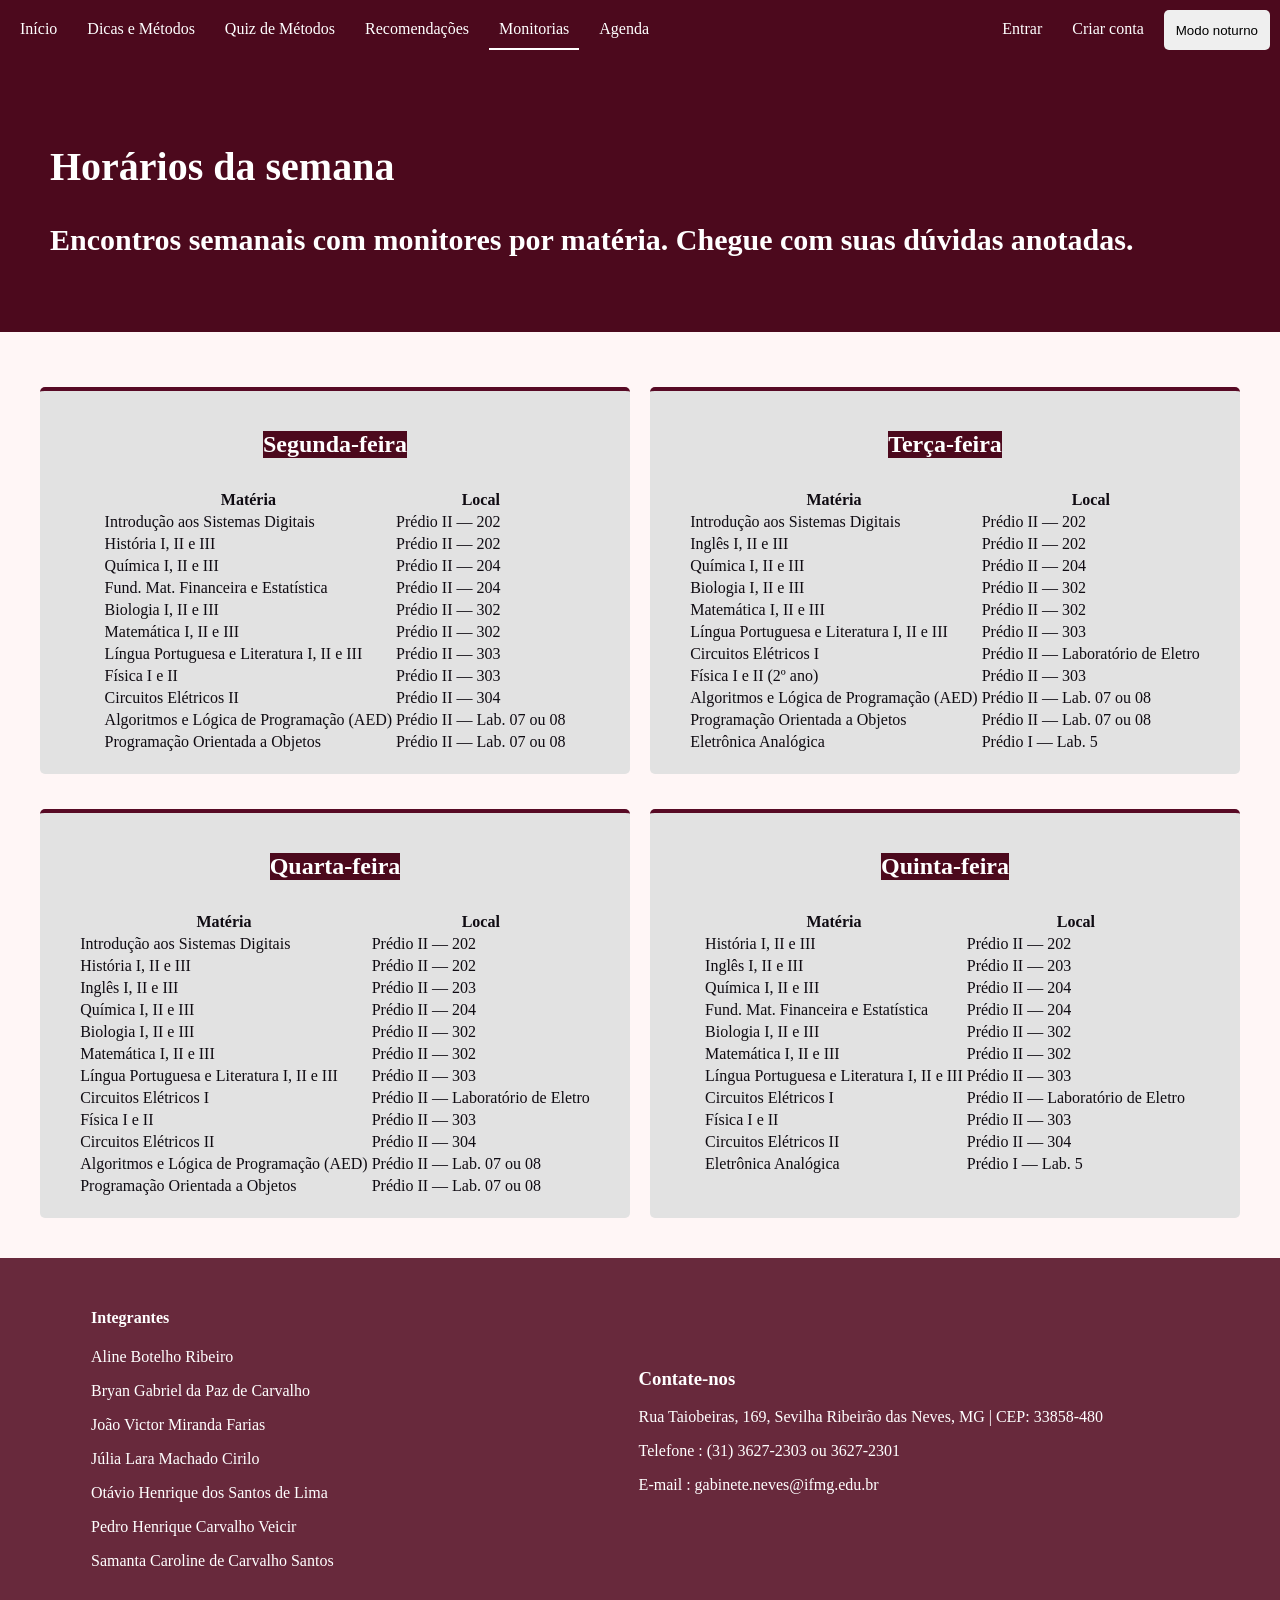
<file: monitorias.html>
<!DOCTYPE html>
<html lang="pt-BR">

    <head>
        <meta charset="UTF-8">
        <meta name="viewport" content="width=device-width, initial-scale=1.0">
        <title>IFocus | Monitorias</title>
        <link rel="stylesheet" href="style.css">
    </head>

    <body>

        <div class="pag_principal">

            <!-- MENU -->
            <nav class="menu">
                <a href="inicio.html">Início</a>
                <a href="dicas.html">Dicas e Métodos</a>
                <a href="metodos.html">Quiz de Métodos</a>
                <a href="recomenda.html">Recomendações</a>
                <a href="monitorias.html" class="index">Monitorias</a>
                <a href="agenda.html">Agenda</a>
                <a href="entrar.html">Entrar</a>
                <a href="cadastro.html">Criar conta</a>
                <button id="botao-tema">Modo noturno</button>
            </nav>

            <!-- HERO -->
            <section class="cabeca">
                <h1>Horários da semana</h1>
                <h2>Encontros semanais com monitores por matéria. Chegue com suas dúvidas anotadas.</h2>
            </section>

            <!-- HORÁRIOS -->
            <main class="conteudo">
                <section class="schedule-grid">

                    <!-- SEGUNDA-FEIRA -->
                    <article class="dias">
                        <h2>Segunda-feira</h2>
                        <table class="monit">
                            <thead>
                                <tr>
                                    <th>Matéria</th>
                                    <th>Local</th>
                                </tr>
                            </thead>
                            <tbody>
                                <tr>
                                    <td>Introdução aos Sistemas Digitais</td>
                                    <td>Prédio II — 202</td>
                                </tr>
                                <tr>
                                    <td>História I, II e III</td>
                                    <td>Prédio II — 202</td>
                                </tr>
                                <tr>
                                    <td>Química I, II e III</td>
                                    <td>Prédio II — 204</td>
                                </tr>
                                <tr>
                                    <td>Fund. Mat. Financeira e Estatística</td>
                                    <td>Prédio II — 204</td>
                                </tr>
                                <tr>
                                    <td>Biologia I, II e III</td>
                                    <td>Prédio II — 302</td>
                                </tr>
                                <tr>
                                    <td>Matemática I, II e III</td>
                                    <td>Prédio II — 302</td>
                                </tr>
                                <tr>
                                    <td>Língua Portuguesa e Literatura I, II e III</td>
                                    <td>Prédio II — 303</td>
                                </tr>
                                <tr>
                                    <td>Física I e II</td>
                                    <td>Prédio II — 303</td>
                                </tr>
                                <tr>
                                    <td>Circuitos Elétricos II</td>
                                    <td>Prédio II — 304</td>
                                </tr>
                                <tr>
                                    <td>Algoritmos e Lógica de Programação (AED)</td>
                                    <td>Prédio II — Lab. 07 ou 08</td>
                                </tr>
                                <tr>
                                    <td>Programação Orientada a Objetos</td>
                                    <td>Prédio II — Lab. 07 ou 08</td>
                                </tr>
                            </tbody>
                        </table>
                    </article>

                    <!-- TERÇA-FEIRA -->
                    <article class="dias">
                        <h2>Terça-feira</h2>
                        <table class="monit">
                            <thead>
                                <tr>
                                    <th>Matéria</th>
                                    <th>Local</th>
                                </tr>
                            </thead>
                            <tbody>
                                <tr>
                                    <td>Introdução aos Sistemas Digitais</td>
                                    <td>Prédio II — 202</td>
                                </tr>
                                <tr>
                                    <td>Inglês I, II e III</td>
                                    <td>Prédio II — 202</td>
                                </tr>
                                <tr>
                                    <td>Química I, II e III</td>
                                    <td>Prédio II — 204</td>
                                </tr>
                                <tr>
                                    <td>Biologia I, II e III</td>
                                    <td>Prédio II — 302</td>
                                </tr>
                                <tr>
                                    <td>Matemática I, II e III</td>
                                    <td>Prédio II — 302</td>
                                </tr>
                                <tr>
                                    <td>Língua Portuguesa e Literatura I, II e III</td>
                                    <td>Prédio II — 303</td>
                                </tr>
                                <tr>
                                    <td>Circuitos Elétricos I</td>
                                    <td>Prédio II — Laboratório de Eletro</td>
                                </tr>
                                <tr>
                                    <td>Física I e II (2º ano)</td>
                                    <td>Prédio II — 303</td>
                                </tr>
                                <tr>
                                    <td>Algoritmos e Lógica de Programação (AED)</td>
                                    <td>Prédio II — Lab. 07 ou 08</td>
                                </tr>
                                <tr>
                                    <td>Programação Orientada a Objetos</td>
                                    <td>Prédio II — Lab. 07 ou 08</td>
                                </tr>
                                <tr>
                                    <td>Eletrônica Analógica</td>
                                    <td>Prédio I — Lab. 5</td>
                                </tr>
                            </tbody>
                        </table>
                    </article>

                    <!-- QUARTA-FEIRA -->
                    <article class="dias">
                        <h2>Quarta-feira</h2>
                        <table class="monit">
                            <thead>
                                <tr>
                                    <th>Matéria</th>
                                    <th>Local</th>
                                </tr>
                            </thead>
                            <tbody>
                                <tr>
                                    <td>Introdução aos Sistemas Digitais</td>
                                    <td>Prédio II — 202</td>
                                </tr>
                                <tr>
                                    <td>História I, II e III</td>
                                    <td>Prédio II — 202</td>
                                </tr>
                                <tr>
                                    <td>Inglês I, II e III</td>
                                    <td>Prédio II — 203</td>
                                </tr>
                                <tr>
                                    <td>Química I, II e III</td>
                                    <td>Prédio II — 204</td>
                                </tr>
                                <tr>
                                    <td>Biologia I, II e III</td>
                                    <td>Prédio II — 302</td>
                                </tr>
                                <tr>
                                    <td>Matemática I, II e III</td>
                                    <td>Prédio II — 302</td>
                                </tr>
                                <tr>
                                    <td>Língua Portuguesa e Literatura I, II e III</td>
                                    <td>Prédio II — 303</td>
                                </tr>
                                <tr>
                                    <td>Circuitos Elétricos I</td>
                                    <td>Prédio II — Laboratório de Eletro</td>
                                </tr>
                                <tr>
                                    <td>Física I e II</td>
                                    <td>Prédio II — 303</td>
                                </tr>
                                <tr>
                                    <td>Circuitos Elétricos II</td>
                                    <td>Prédio II — 304</td>
                                </tr>
                                <tr>
                                    <td>Algoritmos e Lógica de Programação (AED)</td>
                                    <td>Prédio II — Lab. 07 ou 08</td>
                                </tr>
                                <tr>
                                    <td>Programação Orientada a Objetos</td>
                                    <td>Prédio II — Lab. 07 ou 08</td>
                                </tr>
                            </tbody>
                        </table>
                    </article>

                    <!-- QUINTA-FEIRA -->
                    <article class="dias">
                        <h2>Quinta-feira</h2>
                        <table class="monit">
                            <thead>
                                <tr>
                                    <th>Matéria</th>
                                    <th>Local</th>
                                </tr>
                            </thead>
                            <tbody>
                                <tr>
                                    <td>História I, II e III</td>
                                    <td>Prédio II — 202</td>
                                </tr>
                                <tr>
                                    <td>Inglês I, II e III</td>
                                    <td>Prédio II — 203</td>
                                </tr>
                                <tr>
                                    <td>Química I, II e III</td>
                                    <td>Prédio II — 204</td>
                                </tr>
                                <tr>
                                    <td>Fund. Mat. Financeira e Estatística</td>
                                    <td>Prédio II — 204</td>
                                </tr>
                                <tr>
                                    <td>Biologia I, II e III</td>
                                    <td>Prédio II — 302</td>
                                </tr>
                                <tr>
                                    <td>Matemática I, II e III</td>
                                    <td>Prédio II — 302</td>
                                </tr>
                                <tr>
                                    <td>Língua Portuguesa e Literatura I, II e III</td>
                                    <td>Prédio II — 303</td>
                                </tr>
                                <tr>
                                    <td>Circuitos Elétricos I</td>
                                    <td>Prédio II — Laboratório de Eletro</td>
                                </tr>
                                <tr>
                                    <td>Física I e II</td>
                                    <td>Prédio II — 303</td>
                                </tr>
                                <tr>
                                    <td>Circuitos Elétricos II</td>
                                    <td>Prédio II — 304</td>
                                </tr>
                                <tr>
                                    <td>Eletrônica Analógica</td>
                                    <td>Prédio I — Lab. 5</td>
                                </tr>
                            </tbody>
                        </table>
                    </article>

                </section>
            </main>

            <!-- RODAPÉ -->
            <footer class="site-footer">
                <div class="col1">
                    <h4>Integrantes</h4>
                    <p>Aline Botelho Ribeiro</p>
                    <p>Bryan Gabriel da Paz de Carvalho</p>
                    <p>João Victor Miranda Farias</p>
                    <p>Júlia Lara Machado Cirilo</p>
                    <p>Otávio Henrique dos Santos de Lima</p>
                    <p>Pedro Henrique Carvalho Veicir</p>
                    <p>Samanta Caroline de Carvalho Santos</p>
                </div>
                <div class="col2">
                    <h3>Contate-nos</h3>
                    <p>Rua Taiobeiras, 169, Sevilha Ribeirão das Neves, MG | CEP: 33858-480</p>
                    <p>Telefone : (31) 3627-2303 ou 3627-2301</p>
                    <p>E-mail : gabinete.neves@ifmg.edu.br</p>
                </div>
            </footer>

        </div>
        <script src="java/modo.js"></script>
    </body>

</html>
</file>
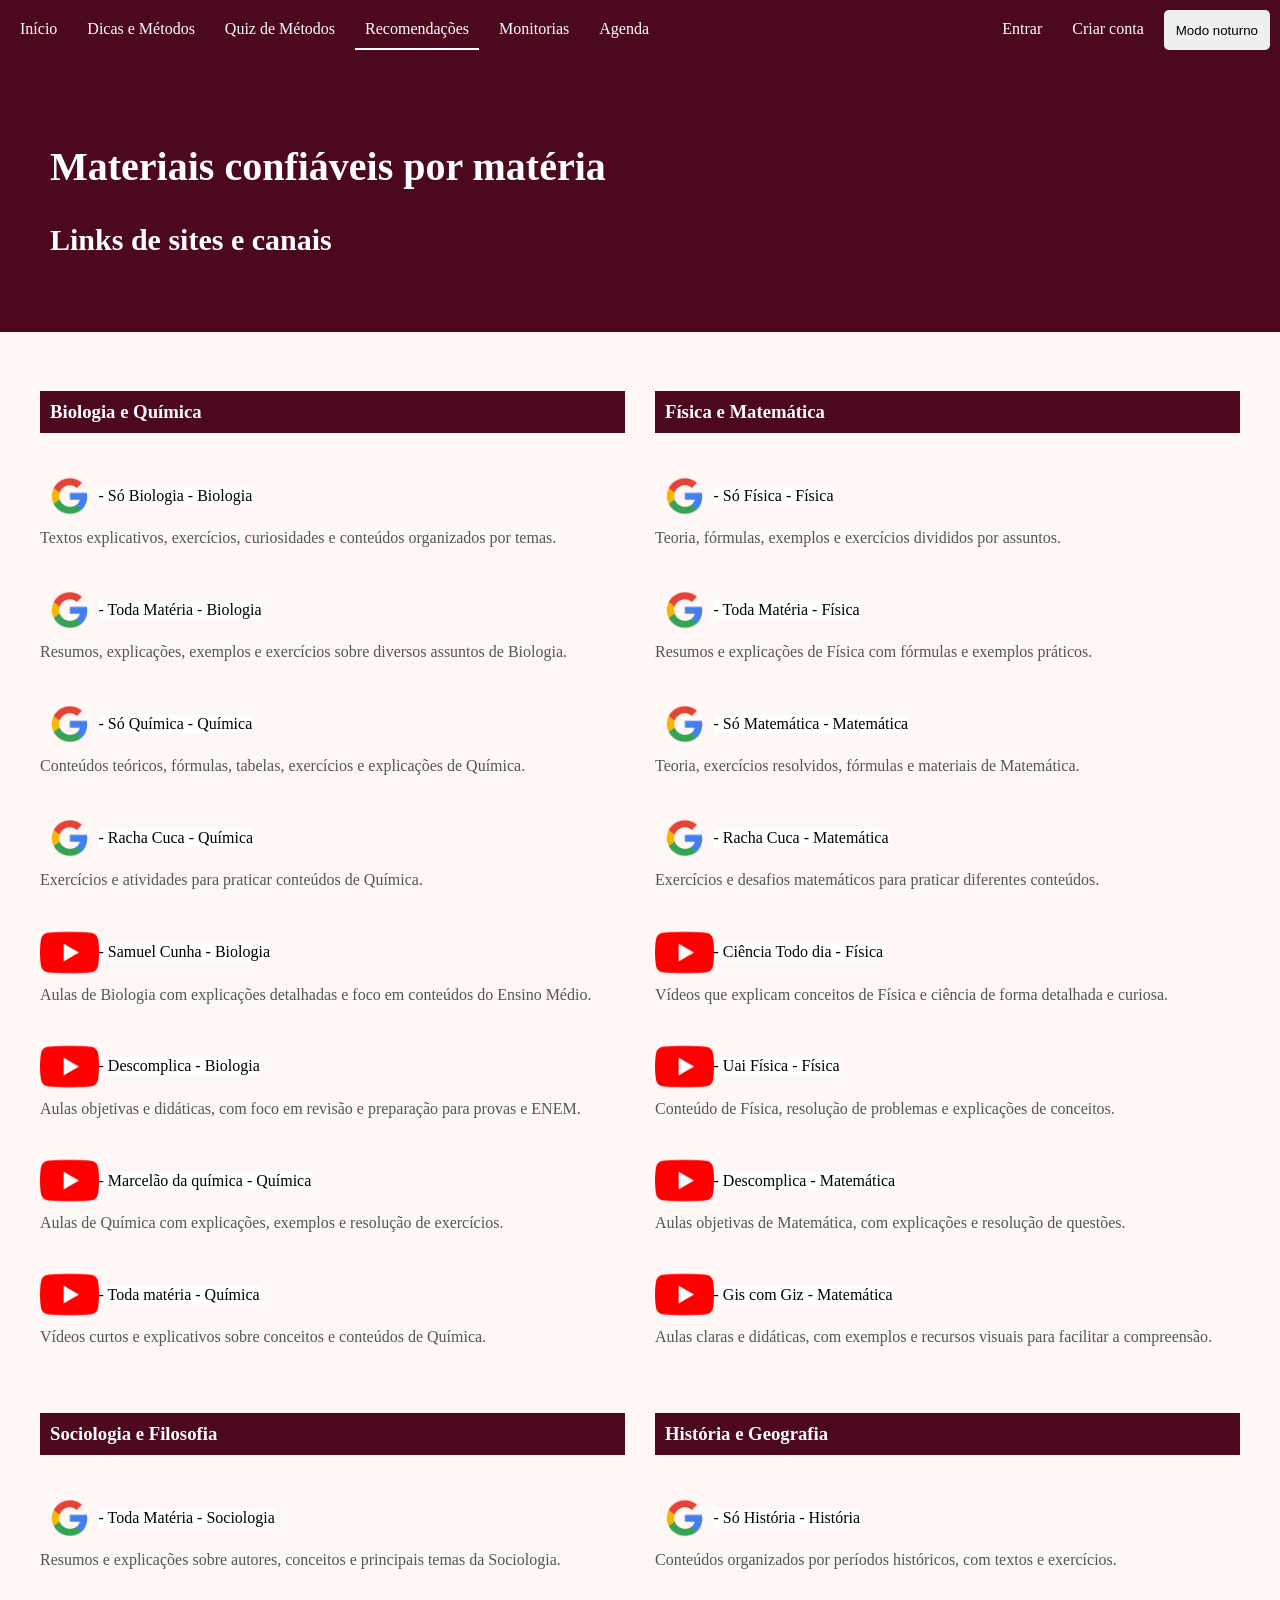
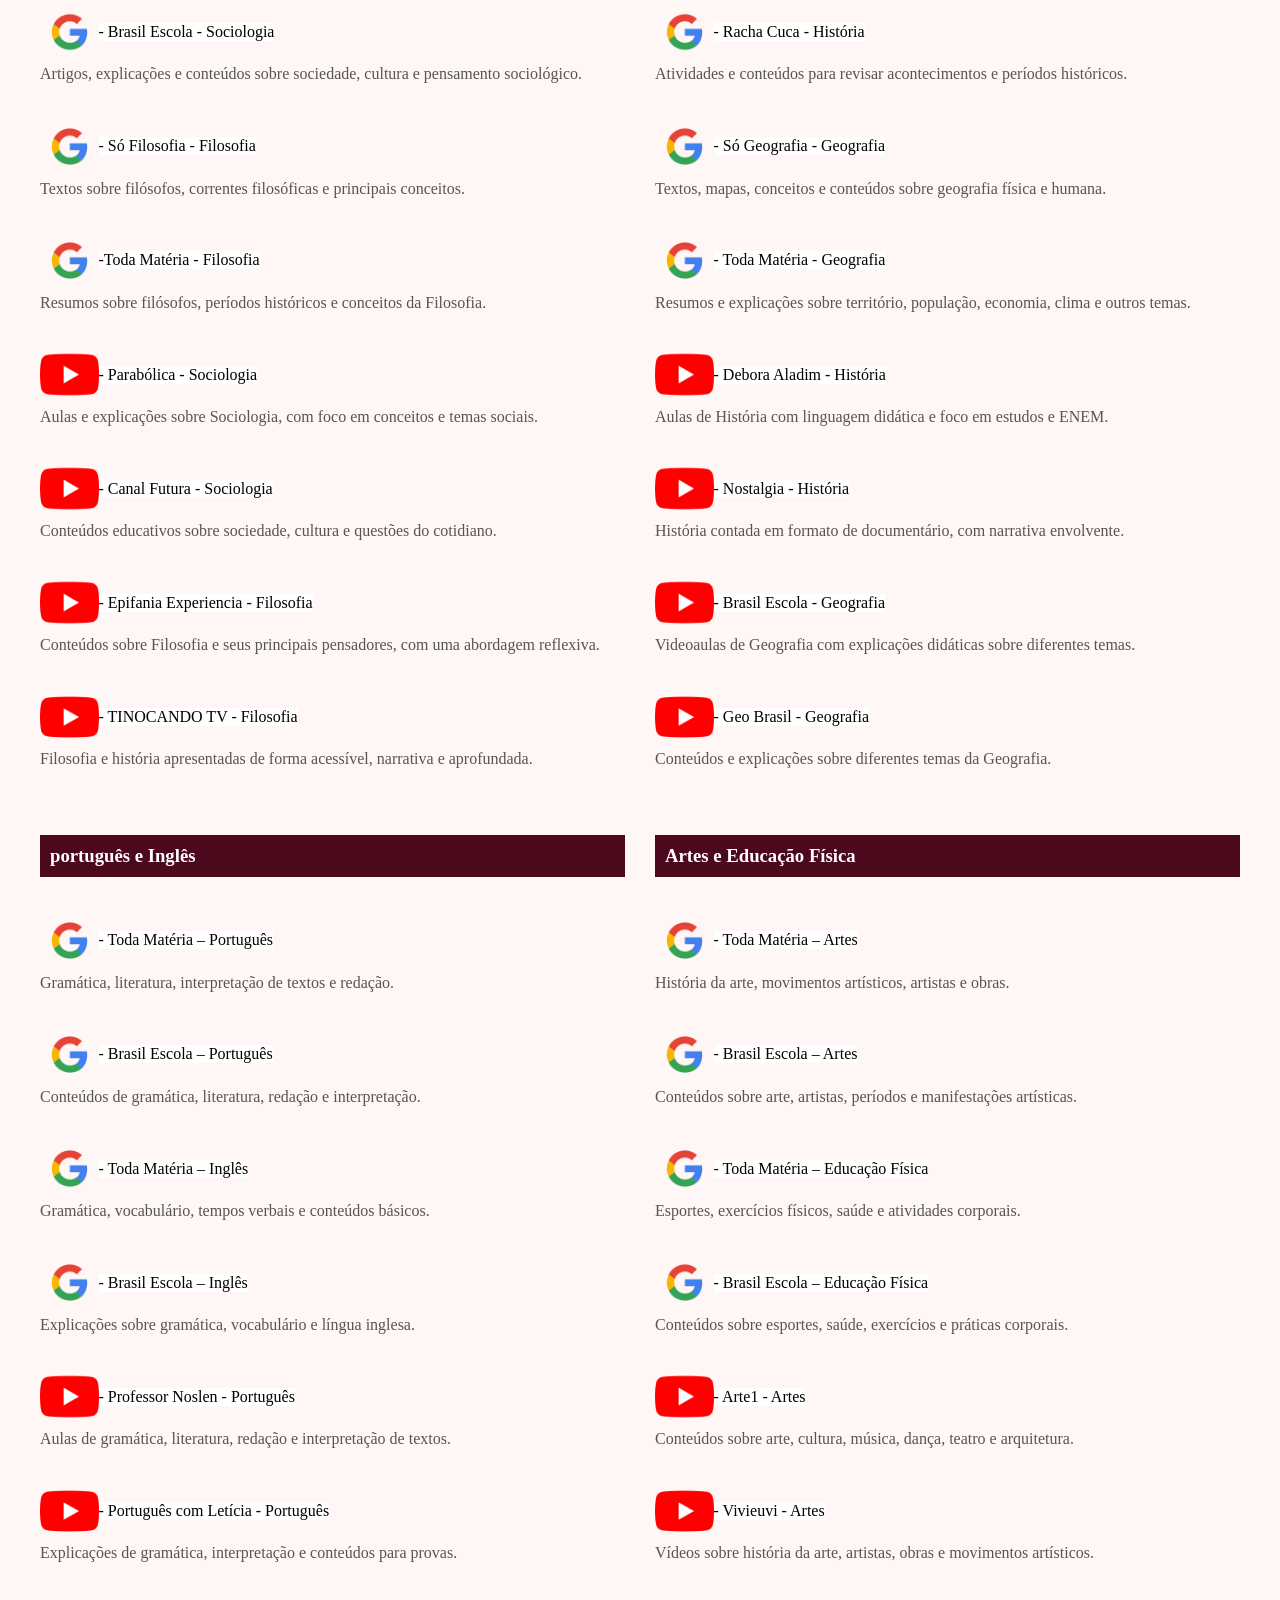
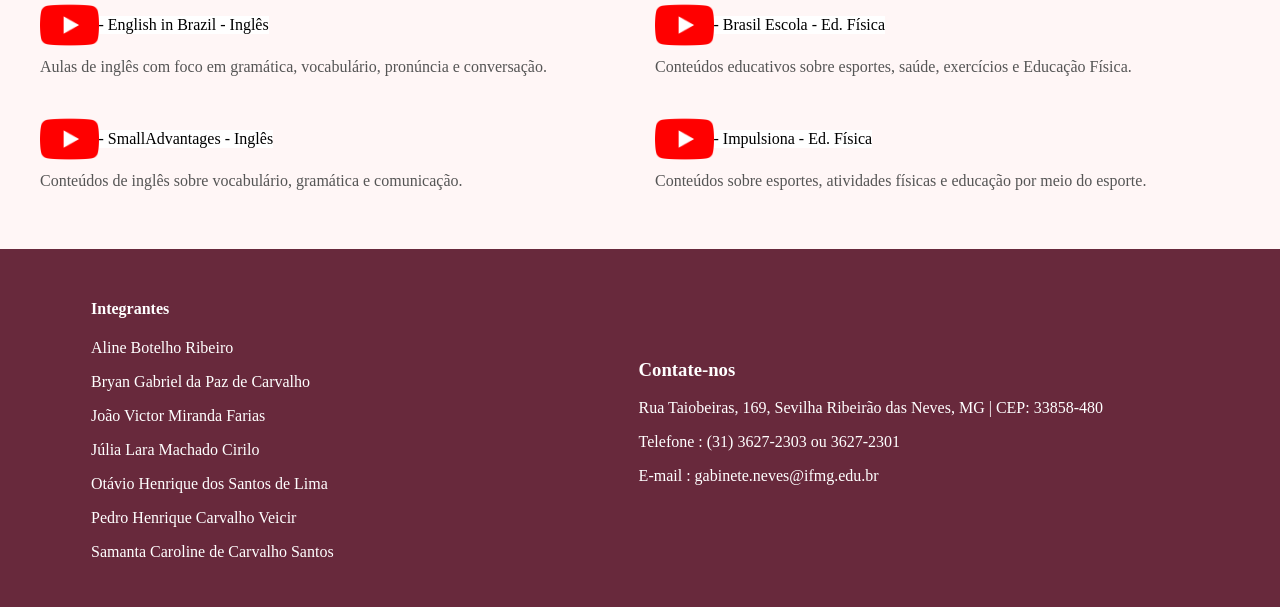
<file: recomenda.html>
<html lang="pt-BR">
    <head>
        <meta charset="UTF-8">
        <meta
            name="viewport"
            content="width=device-width, initial-scale=1.0"
        >
        <title> Ifocus| Sites Recomendados</title>  
        <link rel="stylesheet" href="style.css">
    </head>
    <body>
        <header>
            <div class="pag_principal">
                <nav class="menu">
                        <a href="inicio.html">Início</a>
                        <a href="dicas.html">Dicas e Métodos</a>
                        <a href="metodos.html">Quiz de Métodos</a>
                        <a
                            href="recomenda.html"
                            class="index"
                        >
                            Recomendações
                        </a>
                        <a href="monitorias.html">
                            Monitorias
                        </a>
                        <a href="agenda.html">
                            Agenda
                        </a>
                
                        <a href="entrar.html">
                            Entrar
                        </a>
                        <a href="cadastro.html">
                            Criar conta
                        </a>
                        <button id="botao-tema"> Modo noturno</button>

                </nav>
            </div>
        </header>
        <div class="pag_principal">
            <!-- HERO -->
            <section class="cabeca">

                <h1>
                    Materiais confiáveis por matéria
                </h1>
                <h2>
                    Links de sites e canais
                </h2>

            </section>

            <!-- SITES -->

            <main class="conteudo">
                <section class="materiais">

                    <!-- COLUNA 1 -->
                    <div class="materia">
                        <h3>
                            Biologia e Química
                        </h3>
                        <div class="item">

                            <div class="nome">
                                <img class=icon src="imagens/site.png">
                                <a href="https://www.sobiologia.com.br/" target="_blank">- Só Biologia - Biologia</a><br>
                            </div>

                            <div class="descricao">
                                Textos explicativos, exercícios, curiosidades e conteúdos organizados por temas.
                            </div>

                        </div>
                        <div class="item">

                            <div class="nome">
                                <img class=icon src="imagens/site.png">
                                <a href="https://www.todamateria.com.br/biologia/" target="_blank">- Toda Matéria - Biologia</a>
                            </div>

                            <div class="descricao">
                                Resumos, explicações, exemplos e exercícios sobre diversos assuntos de Biologia.
                            </div>

                        </div>
                        <div class="item">

                            <div class="nome">
                                <img class=icon src="imagens/site.png">
                                <a href="https://www.soq.com.br/" target="_blank">- Só Química - Química</a><br>

                            </div>

                            <div class="descricao">
                                Conteúdos teóricos, fórmulas, tabelas, exercícios e explicações de Química.
                            </div>

                        </div>
                        <div class="item">

                            <div class="nome">
                                <img class=icon src="imagens/site.png">
                                <a href="https://rachacuca.com.br/educacao/quimica/" target="_blank">- Racha Cuca - Química</a>
                            </div>

                            <div class="descricao">
                                Exercícios e atividades para praticar conteúdos de Química.
                            </div>
                        </div>

                    <!-- COLUNA 1 CANAIS-->
                        <div class="canal">
                            <div class="item">

                                <div class="nome">
                                    <img class=icon src="imagens/canal.webp">
                                    <a href="https://www.youtube.com/@professorsamuelcunha" target="_blank" >- Samuel Cunha - Biologia</a>
                
                                </div>

                                <div class="descricao">
                                    Aulas de Biologia com explicações detalhadas e foco em conteúdos do Ensino Médio.
                                </div>

                            </div>
                            <div class="item">

                                <div class="nome">
                                    <img class=icon src="imagens/canal.webp">
                                    <a href="https://www.youtube.com/@descomplica" target="_blank">- Descomplica -  Biologia</a>
                                </div>

                                <div class="descricao">
                                     Aulas objetivas e didáticas, com foco em revisão e preparação para provas e ENEM.
                                </div>

                            </div>
                            <div class="item">

                                <div class="nome">
                                    <img class=icon src="imagens/canal.webp">
                                    <a href="https://www.youtube.com/@Marcel%C3%A3odaQu%C3%ADmica" target="_blank">- Marcelão da química - Química</a><br>

                                </div>

                                <div class="descricao">
                                      Aulas de Química com explicações, exemplos e resolução de exercícios.
                                </div>

                            </div>
                            <div class="item">

                                <div class="nome">
                                    <img class=icon src="imagens/canal.webp">
                                    <a href="https://www.youtube.com/@TodaMateriaOficial" target="_blank">- Toda matéria - Química</a>
                                </div>

                                <div class="descricao">
                                      Vídeos curtos e explicativos sobre conceitos e conteúdos de Química.
                                </div>
                            </div>
                        </div>

                    </div>  

                    <!-- COLUNA 2 -->
                    <div class="materia">
                        <h3>
                            Física e Matemática
                        </h3>
                        <div class="item">

                            <div class="nome">
                                <img class=icon src="imagens/site.png">
                                <a href="https://www.sofisica.com.br/" target="_blank">- Só Física - Física</a><br>
                            </div>

                            <div class="descricao">
                                Teoria, fórmulas, exemplos e exercícios divididos por assuntos.
                            </div>

                        </div>
                        <div class="item">

                            <div class="nome">
                                <img class=icon src="imagens/site.png">
                                <a href="https://www.todamateria.com.br/fisica/" target="_blank">- Toda Matéria - Física</a>
                            </div>

                            <div class="descricao">
                                Resumos e explicações de Física com fórmulas e exemplos práticos.
                            </div>

                        </div>
                        <div class="item">

                            <div class="nome">
                                <img class=icon src="imagens/site.png">
                                <a href="https://www.somatematica.com.br/" target="_blank">- Só Matemática - Matemática</a><br>
                            </div>

                            <div class="descricao">
                                Teoria, exercícios resolvidos, fórmulas e materiais de Matemática.
                            </div>

                        </div>
                        <div class="item">

                            <div class="nome">
                                <img class=icon src="imagens/site.png">
                                <a href="https://rachacuca.com.br/educacao/matematica/" target="_blank">- Racha Cuca - Matemática</a>
                            </div>

                            <div class="descricao">
                                Exercícios e desafios matemáticos para praticar diferentes conteúdos.
                            </div>
                        </div>

                    <!-- COLUNA 2 CANAIS-->

                        <div class="item">

                            <div class="nome">
                                <img class=icon src="imagens/canal.webp">
                                <a href="https://www.youtube.com/@CienciaTodoDia" target="_blank">- Ciência Todo dia - Física</a><br>
                            </div>

                            <div class="descricao">
                                Vídeos que explicam conceitos de Física e ciência de forma detalhada e curiosa.
                            </div>

                        </div>
                        <div class="item">

                            <div class="nome">
                                <img class=icon src="imagens/canal.webp">
                                <a href="https://www.youtube.com/@uaifisica" target="_blank">- Uai Física - Física</a>
                            </div>

                            <div class="descricao">
                                Conteúdo de Física, resolução de problemas e explicações de conceitos.
                            </div>

                        </div>
                        <div class="item">

                            <div class="nome">
                                <img class=icon src="imagens/canal.webp">
                                <a href="https://www.youtube.com/@descomplica" target="_blank">- Descomplica - Matemática</a><br>
                            </div>

                            <div class="descricao">
                                Aulas objetivas de Matemática, com explicações e resolução de questões.
                            </div>

                        </div>
                        <div class="item">

                            <div class="nome">
                                <img class=icon src="imagens/canal.webp">
                                <a href="https://www.youtube.com/@Giscomgiz" target="_blank">- Gis com Giz - Matemática</a>
                            </div>

                            <div class="descricao">
                                Aulas claras e didáticas, com exemplos e recursos visuais para facilitar a compreensão.
                            </div>
                        </div>

                    </div>  

                    <!-- COLUNA 3 -->
                    <div class="materia">
                        <h3>
                            Sociologia e Filosofia
                        </h3>
                        <div class="item">

                            <div class="nome">
                                <img class=icon src="imagens/site.png">
                                <a href="https://www.todamateria.com.br/sociologia/" target="_blank">- Toda Matéria - Sociologia</a><br>
                            </div>

                            <div class="descricao">
                                Resumos e explicações sobre autores, conceitos e principais temas da Sociologia.
                            </div>

                        </div>
                        <div class="item">

                            <div class="nome">
                                <img class=icon src="imagens/site.png">
                                <a href="https://brasilescola.uol.com.br/sociologia/" target="_blank">- Brasil Escola - Sociologia</a>
                            </div>

                            <div class="descricao">
                                Artigos, explicações e conteúdos sobre sociedade, cultura e pensamento sociológico.
                            </div>

                        </div>
                        <div class="item">

                            <div class="nome">
                                <img class=icon src="imagens/site.png">
                                <a href="https://www.filosofia.com.br/" target="_blank">- Só Filosofia - Filosofia</a><br>
                            </div>

                            <div class="descricao">
                                Textos sobre filósofos, correntes filosóficas e principais conceitos.
                            </div>

                        </div>
                        <div class="item">

                            <div class="nome">
                                <img class=icon src="imagens/site.png">
                                <a href="https://www.todamateria.com.br/filosofia/" target="_blank"> -Toda Matéria - Filosofia</a>
                            </div>

                            <div class="descricao">
                                Resumos sobre filósofos, períodos históricos e conceitos da Filosofia.
                            </div>
                        </div>

                    <!-- COLUNA 3 CANAIS-->

                        <div class="item">

                            <div class="nome">
                                <img class=icon src="imagens/canal.webp">
                                <a href="https://www.youtube.com/@Parab%C3%B3lica" target="_blank">- Parabólica - Sociologia</a><br>
                            </div>

                            <div class="descricao">
                                Aulas e explicações sobre Sociologia, com foco em conceitos e temas sociais.
                            </div>

                        </div>
                        <div class="item">

                            <div class="nome">
                                <img class=icon src="imagens/canal.webp">
                                <a href="https://www.youtube.com/@CanalfuturaOrgBr" target="_blank">- Canal Futura - Sociologia</a>
                            </div>

                            <div class="descricao">
                                Conteúdos educativos sobre sociedade, cultura e questões do cotidiano.
                            </div>

                        </div>
                        <div class="item">

                            <div class="nome">
                                <img class=icon src="imagens/canal.webp">
                                <a href="https://www.youtube.com/@EpifaniaExperiencia" target="_blank">- Epifania Experiencia - Filosofia</a><br>
                            </div>

                            <div class="descricao">
                                Conteúdos sobre Filosofia e seus principais pensadores, com uma abordagem reflexiva.
                            </div>

                        </div>
                        <div class="item">

                            <div class="nome">
                                <img class=icon src="imagens/canal.webp">
                                <a href="https://www.youtube.com/@tinocandotv" target="_blank">- TINOCANDO TV - Filosofia</a>
                            </div>

                            <div class="descricao">
                                Filosofia e história apresentadas de forma acessível, narrativa e aprofundada.
                            </div>
                        </div>

                    </div>  


                    <!-- COLUNA 4 -->
                    <div class="materia">
                        <h3>
                            História e Geografia
                        </h3>
                        <div class="item">

                            <div class="nome">
                                <img class=icon src="imagens/site.png">
                                <a href="https://www.sohistoria.com.br/" target="_blank">- Só História - História</a><br>
                            </div>

                            <div class="descricao">
                                Conteúdos organizados por períodos históricos, com textos e exercícios.
                            </div>

                        </div>

                        <div class="item">

                            <div class="nome">
                                <img class=icon src="imagens/site.png">
                                <a href="https://rachacuca.com.br/educacao/historia/" target="_blank">- Racha Cuca - História</a>
                            </div>

                            <div class="descricao">
                                Atividades e conteúdos para revisar acontecimentos e períodos históricos.
                            </div>

                        </div>

                        <div class="item">
                            <div class="nome">
                                <img class=icon src="imagens/site.png">
                                <a href="https://www.sogeografia.com.br/" target="_blank">- Só Geografia - Geografia</a><br>
                            </div>

                            <div class="descricao">
                                Textos, mapas, conceitos e conteúdos sobre geografia física e humana.
                            </div>
                        </div>

                        <div class="item">
                            <div class="nome">
                                <img class=icon src="imagens/site.png">
                                <a href="https://www.todamateria.com.br/geografia/" target="_blank">- Toda Matéria - Geografia</a>
                            </div>
                            <div class="descricao">
                                Resumos e explicações sobre território, população, economia, clima e outros temas.

                                
                            </div>
                        </div>

                        <!-- COLUNA 4 CANAIS-->

                        <div class="item">

                            <div class="nome">
                                <img class=icon src="imagens/canal.webp">
                                <a href="https://www.youtube.com/@deboraaladim" target="_blank">- Debora Aladim - História</a><br>
                            </div>

                            <div class="descricao">
                                Aulas de História com linguagem didática e foco em estudos e ENEM.
                            </div>

                        </div>

                        <div class="item">

                            <div class="nome">
                                <img class=icon src="imagens/canal.webp">
                                <a href="https://www.youtube.com/@nostalgia" target="_blank">- Nostalgia - História</a>
                            </div>

                            <div class="descricao">
                                História contada em formato de documentário, com narrativa envolvente.
                            </div>

                        </div>

                        <div class="item">
                            <div class="nome">
                                <img class=icon src="imagens/canal.webp">
                                <a href="https://www.youtube.com/@brasilescola" target="_blank">- Brasil Escola - Geografia</a><br>
                            </div>

                            <div class="descricao">
                                Videoaulas de Geografia com explicações didáticas sobre diferentes temas.
                            </div>
                        </div>

                        <div class="item">
                            <div class="nome">
                                <img class=icon src="imagens/canal.webp">
                                <a href="https://www.youtube.com/@Geobrasil" target="_blank">- Geo Brasil - Geografia</a>
                            </div>
                            <div class="descricao">
                                Conteúdos e explicações sobre diferentes temas da Geografia.   
                            </div>
                        </div>
                    </div>

                    <!-- COLUNA 5 -->
                    <div class="materia">
                        <h3>
                            português e Inglês
                        </h3>
                        <div class="item">

                            <div class="nome">
                                <img class=icon src="imagens/site.png">
                                <a href="https://www.todamateria.com.br/portugues/" target="_blank">- Toda Matéria – Português</a><br>
                            </div>

                            <div class="descricao">
                                Gramática, literatura, interpretação de textos e redação.
                            </div>

                        </div>
                        <div class="item">

                            <div class="nome">
                                <img class=icon src="imagens/site.png">
                                <a href="https://brasilescola.uol.com.br/portugues/" target="_blank">- Brasil Escola – Português</a>
                            </div>

                            <div class="descricao">
                                Conteúdos de gramática, literatura, redação e interpretação.
                            </div>

                        </div>
                        <div class="item">

                            <div class="nome">
                                <img class=icon src="imagens/site.png">
                                <a href="https://www.todamateria.com.br/ingles/" target="_blank">- Toda Matéria – Inglês</a><br>
                            </div>

                            <div class="descricao">
                                Gramática, vocabulário, tempos verbais e conteúdos básicos.
                            </div>

                        </div>
                        <div class="item">

                            <div class="nome">
                                <img class=icon src="imagens/site.png">
                                <a href="https://brasilescola.uol.com.br/ingles/" target="_blank">- Brasil Escola – Inglês</a>
                            </div>

                            <div class="descricao">
                                Explicações sobre gramática, vocabulário e língua inglesa.
                            </div>
                        </div>

                    <!-- COLUNA 5 CANAIS-->

                        <div class="item">

                            <div class="nome">
                                <img class=icon src="imagens/canal.webp">
                                <a href="https://www.youtube.com/@ProfessorNoslen" target="_blank">- Professor Noslen - Português</a><br>
                            </div>

                            <div class="descricao">
                                Aulas de gramática, literatura, redação e interpretação de textos.
                            </div>

                        </div>
                        <div class="item">

                            <div class="nome">
                                <img class=icon src="imagens/canal.webp">
                                <a href="https://www.youtube.com/@portuguescomleticia" target="_blank">- Português com Letícia - Português</a>
                            </div>

                            <div class="descricao">
                                Explicações de gramática, interpretação e conteúdos para provas.
                            </div>

                        </div>
                        <div class="item">

                            <div class="nome">
                                <img class=icon src="imagens/canal.webp">
                                <a href="https://www.youtube.com/@EnglishinBrazil" target="_blank">- English in Brazil - Inglês</a><br>
                            </div>

                            <div class="descricao">
                                Aulas de inglês com foco em gramática, vocabulário, pronúncia e conversação.
                            </div>

                        </div>
                        <div class="item">

                            <div class="nome">
                                <img class=icon src="imagens/canal.webp">
                                <a href="https://www.youtube.com/@SmallAdvantages" target="_blank">- SmallAdvantages - Inglês</a>
                            </div>

                            <div class="descricao">
                                Conteúdos de inglês sobre vocabulário, gramática e comunicação.
                            </div>
                        </div>

                    </div>  

                    <!-- COLUNA 6 -->
                    <div class="materia">
                        <h3>
                            Artes e Educação Física
                        </h3>
                        <div class="item">

                            <div class="nome">
                                <img class=icon src="imagens/site.png">
                                <a href="https://www.todamateria.com.br/artes/" target="_blank">- Toda Matéria – Artes</a><br>
                            </div>

                            <div class="descricao">
                                História da arte, movimentos artísticos, artistas e obras.
                            </div>

                        </div>

                        <div class="item">

                            <div class="nome">
                                <img class=icon src="imagens/site.png">
                                <a href="https://brasilescola.uol.com.br/artes/" target="_blank">- Brasil Escola – Artes</a>
                            </div>

                            <div class="descricao">
                                Conteúdos sobre arte, artistas, períodos e manifestações artísticas.
                            </div>

                        </div>

                        <div class="item">
                            <div class="nome">
                                <img class=icon src="imagens/site.png">
                                <a href="https://www.todamateria.com.br/educacao-fisica/" target="_blank">- Toda Matéria – Educação Física</a><br>
                            </div>

                            <div class="descricao">
                                Esportes, exercícios físicos, saúde e atividades corporais.
                            </div>
                        </div>

                        <div class="item">
                            <div class="nome">
                                <img class=icon src="imagens/site.png">
                                <a href="https://brasilescola.uol.com.br/educacao-fisica/" target="_blank">- Brasil Escola – Educação Física</a>
                            </div>
                            <div class="descricao">
                                Conteúdos sobre esportes, saúde, exercícios e práticas corporais.

                                
                            </div>
                        </div>

                        <!-- COLUNA 6 CANAIS-->

                        <div class="item">

                            <div class="nome">
                                <img class=icon src="imagens/canal.webp">
                                <a href="https://www.youtube.com/@CanalArte1" target="_blank">- Arte1 - Artes</a><br>
                            </div>

                            <div class="descricao">
                                Conteúdos sobre arte, cultura, música, dança, teatro e arquitetura.
                            </div>

                        </div>

                        <div class="item">

                            <div class="nome">
                                <img class=icon src="imagens/canal.webp">
                                <a href="https://www.youtube.com/@vivieuvi" target="_blank">- Vivieuvi - Artes</a>
                            </div>

                            <div class="descricao">
                                Vídeos sobre história da arte, artistas, obras e movimentos artísticos.
                            </div>

                        </div>

                        <div class="item">
                            <div class="nome">
                                <img class=icon src="imagens/canal.webp">
                                <a href="https://www.youtube.com/@BrasilEscola" target="_blank">- Brasil Escola - Ed. Física</a><br>
                            </div>

                            <div class="descricao">
                                Conteúdos educativos sobre esportes, saúde, exercícios e Educação Física.
                            </div>
                        </div>

                        <div class="item">
                            <div class="nome">
                                <img class=icon src="imagens/canal.webp">
                                <a href="https://www.youtube.com/@Impulsiona" target="_blank">- Impulsiona - Ed. Física</a>
                            </div>
                            <div class="descricao">
                                Conteúdos sobre esportes, atividades físicas e educação por meio do esporte.
                            </div>
                        </div>

                        
                    </div>
                </section>
            </main>
            <footer class="site-footer">

                <div class="col1">
                    <h4>Integrantes</h4>
                    <p>Aline Botelho Ribeiro</p>
                    <p>Bryan Gabriel da Paz de Carvalho</p>
                    <p>João Victor Miranda Farias</p>
                    <p>Júlia Lara Machado Cirilo</p>
                    <p>Otávio Henrique dos Santos de Lima</p>
                    <p>Pedro Henrique Carvalho Veicir</p>
                    <p>Samanta Caroline de Carvalho Santos</p>
                    
                </div>
                <div class="col2">
                    <h3>Contate-nos</h3>
                    <p>Rua Taiobeiras, 169, Sevilha Ribeirão das Neves, MG | CEP: 33858-480</p>
                    <p>Telefone : (31) 3627-2303 ou 3627-2301</p>
                    <p>E-mail : gabinete.neves@ifmg.edu.br</p>
                </div>
            </footer>
        </div>
        <script src="java/modo.js"></script>
    </body>
</html>
</file>
<file: style.css>
/*CONFIGURAÇÕES GERAIS*/
* {
  box-sizing: border-box;
  }

  body {
    margin:0%;
    background-color: #68293C;
}
.imgInicial{
    width: 100%;
    height: 400px;
}
/*PÁGINA PRINCIPAL*/
.pag_principal {
    background-color: #FFF6F6;
}


/*BARRA SUPERIOR*/
.navegador {
    background-color: #36303B;
    padding: 12px;
    display: flex;
    align-items: center;
}

/*MENU*/
.menu {
    background-color: #4C091D;
    display: flex;
    padding: 10px;
    gap: 10px;
}

.menu a {
    color: white;
    text-decoration: none;
    padding: 10px;
}

.menu a:hover {
    background-color: #580A25;
}

.menu a[href="entrar.html"]{
    margin-left: auto;
}

/* PÁGINA ATUAL */
.menu .index {
    border-bottom: 2px solid white;
}

/*LOGIN E CADASTRO*/
.login {
    display: flex;
    min-height: 560px;
}

/*LADO DOS TEXTOS*/
.textos {
    width: 50%;
    background-color: #68293C;
    color: white;
    display: flex;
    align-items: center;
    justify-content: center;
    padding: 40px;
}

.inicio {
    max-width: 350px;
}

/* LOGO */
.logo {
    width:50%;
    margin-inline-start: auto;
}

/* TÍTULO */
.inicio h1 {
    font-size: 34px;
}

/* PARÁGRAFO */
.inicio p {
    line-height: 1.6;
}

/*FORMULÁRIO*/
.formulario {
    width: 50%;
    padding: 50px;
    display: flex;
    flex-direction: column;
    justify-content: center;
}

.formulario h2 {
    color: #4C091D;
    font-size: 50px;
    margin: 0%;
}

.subtitulo {
    color: #8B8782;
    margin-bottom: 30px;
    font-size: 30px;
}

/*CAMPOS DO FORMULÁRIO*/
.campo {
    margin-bottom: 15px;
}

.campo label {
    display: block;
    margin-bottom: 5px;
    color: #4C091D;
}

.campo input {
    width: 100%;
    padding: 10px;
    border: 1px solid #ccc;
    border-radius: 5px;

}

/*BOTÃO LOGIN*/
.botao_login {
    background-color: #580A25;
    color: white;
    border: none;
    padding: 12px;
    border-radius: 5px;
    text-align: center;
    text-decoration: none;
    cursor: pointer;
    margin-top: 10px;
}
.botao_login:hover {
    background-color: #4C091D;
}

/*TROCAR DE CONTA*/
.trocar_conta {
    margin-top: 20px;
    color: #8B8782;
    text-align: center;
}
.trocar_conta a {
    color: #580A25;
    text-decoration: none;
}

/*HERO*/
.cabeca {
    background-color: #4C091D;
    color: white;
    padding: 50px;
}
.cabeca a{
    margin-top: 5%;
    margin-left: 90%;
    color: white;
    text-decoration: none;
}


.cabeca h1 {
    font-size: 40px;
}

.cabeca p {
    line-height: 1.6;
}

.cabeca h2{
    font-size: 30px;
}

/*CONTEÚDO GERAL*/

.conteudo{
    padding: 40px;
}

.titulo {
    color: white;
}
.textoInicial h1{
    text-indent: 400px;
    color: #4C091D;
    font-size: 50px;
}
.textoInicial h2{
    text-indent: 750px;
    color: #4C091D;
    font-size: 30px;
}
.textoInicial p{
    text-indent: 520px;
    color: #555;
    font-size: 20px;
}
.descricao {
    color: #555;
    line-height: 1.6;
}
/* CONTAINER CARROSSEL */


/*FOOTER*/
.site-footer {
    background-color: #68293C;
    color: white;
    padding: 30px;
    display: flex;
}

.site-footer a {
    color: white;
    text-decoration: none;
}

.col1{
    margin-left: 5%;
}

.col2{
    margin-left: 25%;
    margin-top: 5%;
}


/*DICAS E MÉTODOS*/
.area_metodo{
    display: grid;
    grid-template-columns: 1fr 1fr;
    gap: 20px;
}

.area_conteudo {
    background-color: #e2e2e2;
    padding: 20px;
    border-left: 4px solid #580A25;
    border-radius: 5px;
}

.area_conteudo h3 {
    color: #4C091D;
}

.area_conteudo p {
    color: #555;
    line-height: 1.5;
}

/*COMENTÁRIOS*/
.area_comentario {
    background-color: white;
    padding: 20px;
    margin-top: 30px;
    border: 1px solid #ccc;
    border-radius: 10px;
}

.area_comentario h4 {
    color: #4C091D;
}

/* COMENTÁRIO */

.comentario {
    display: flex;
    gap: 10px;
    padding: 15px 0;
    border-bottom: 1px solid #ddd;
}

/* FOTO / INICIAL DO USUÁRIO */

.avatar {
    width: 35px;
    height: 35px;
    background-color: #4C091D;
    color: white;
    border-radius: 50%;
    display: flex;
    align-items: center;
    justify-content: center;
}

/* TEXTO DO COMENTÁRIO */

.corpo {
    display: flex;
    flex: 1;
}

.user {
    font-weight: bold;
    color: #4C091D;
}

.texto {
    color: #555;
}

/* CAMPO PARA COMENTAR */

.comment-form {
    display: flex;
    gap: 10px;
    margin-top: 15px;
}

.comment-form input {
    display: flex;
    flex: 1;
    padding: 10px;
    border: 1px solid #ccc;
    border-radius: 5px;
}

.comment-form button {
    background-color: #580A25;
    color: white;
    border: none;
    padding: 10px 20px;
    border-radius: 5px;
    cursor: pointer;
}

/*SITES RECOMENDADOS*/
.materiais {
    display: grid;
    grid-template-columns: 1fr 1fr;
    gap: 30px;
}

.materiais a{
    text-decoration: none;
    color: inherit;
    background-color: white;
}

.materia h3 {
    background-color: #4C091D;
    color: white;
    padding: 10px;
    
}

.icon{
    width: 10%;
}

.item {
    padding: 15px 0;
    
}

.nome {
    display: flex;
    align-items: center;
}

.descricao {
    color: #555;
}
/*MONITORIAS*/

.schedule-grid {
    display: grid;
    grid-template-columns: 1fr 1fr;
    gap: 20px;
}

.dias {
    background-color: #E2E2E2;
    padding: 20px;
    border-top: 4px solid #580A25;
    border-radius: 5px;
    position: relative;
    display: flex;
    flex-direction: column;
    align-items: center;
    width: 100%;
    margin-top: 15px;
}

.dias h2 {
    background-color:  #4C091D;
    color: white;
}

.monit {
    margin-top: 10px;
    color: #555;
}

.monit b {
    color: #4C091D;
}

.monit td,
.monit th{
    color: #0f0b12;
}



/*QUIZ DE METODO*/

.descri{
    color: #68293C;
    font-size: 25px;
    text-align: center;
}


/*RESPONSIVIDADE*/

@media (max-width: 760px) {

/* LOGIN */

.login {
    display: flex;
    flex-direction: column;
}

.textos,
.formulario {
    width: 100%;
}

/* MENU */

.menu {
    display: flex;

}


/* MÉTODOS */

.area_metodo {
    display: grid;
    grid-template-columns: 1fr;
}

/* RECOMENDAÇÕES */

.materiais {
    display: grid;
    grid-template-columns: 1fr;
}

/* MONITORIAS */

.schedule-grid {
    grid-template-columns: 1fr;
}

/* MAPA */

.metodo_mapa {
    height: auto;
}

.metodo_mapa,
.centro {
    position: static;
    transform: none;
    width: 100%;
    margin-bottom: 15px;
    min-height: 80px;
}

.mm-line {
    display: none;
}
}

/*AGENDA*/

.body-agenda {
    margin: 0;
    height: 100%;
    overflow: auto;
    /*
    background-color: #9b85bb;
    */
}


.main-agenda {
    display: flex;
    flex-direction: row;
    height: 100vh;
}



.dias-semana {  
    background-color: #f7f1ea;
    width: 25%;
    height: 100%;
    
    
}

.calendario {
    background-color: #f7f1ea;
    width: 75%;
    height: 100%;
    
 
}

.tabela-calendario {
    display: flex;
    justify-content: center;
    font-family: Georgia, 'Times New Roman', Times, serif;
    font-size: x-large;
 
   
}

.coluna-calendario {
    padding: 30px;
}

.mes-ano-calendario {
    display: flex;
    margin: auto;
    justify-content: center;
    position: relative;
    top: 50px;
}

.container-tabela {
    display: flex;
    flex-direction: column;
    gap: 24px;
    width: 100%;

}

.dia {
    position: relative;
    display: flex;
    flex-direction: column;
    align-items: center;
    width: 100%;
    margin-top: 15px;
    padding: 5px;
}

.titulo-dia-semana  {
    position: absolute;
    top: -17px;
    left: 30;
    z-index: 10;
    margin: 0;
    padding: 2px, 14px;
    font-size: 14px;
    border: 1px solid black;
    
}



.observacoes {
    border: 2px solid black;
    width: 79%;
    height: 80px;
    background-color: #68293C;
}

.dia:nth-child(odd) div{
     background-color: #68293C;
     color: white;
}

.dia:nth-child(even) div{
    background-color: #FFF6F6;
}

.dia:nth-child(odd) h4{
    background-color: #68293C;
    color: white;
}

.dia:nth-child(even) h4{
    background-color: #68293C;
    color: white;
}

#anterior {
    color: #68293C;
    background-color: #FFF6F6;
    width: auto;
    height: 20%;
    position: relative;
    top: 25px;
    left: -10px;
}

#proximo {
    color: #68293C;
    background-color: #FFF6F6;
    width: auto;
    height: 20%;
    position: relative;
    top: 25px;
    left: 10px;
}
/* QUIZ */

.quiz-container {
    max-width: 850px;
    margin: 40px auto;
    padding: 40px;
    background-color: white;
    border-radius: 10px;
}

.progresso {
    margin-bottom: 30px;
}

#numero-pergunta {
    color: #4C091D;
    font-weight: bold;
}

.barra {
    width: 100%;
    height: 10px;
    background-color: #e2e2e2;
    border-radius: 10px;
    margin-top: 10px;
}

#barra-progresso {
    width: 10%;
    height: 100%;
    background-color: #580A25;
    border-radius: 10px;
}

#pergunta {
    color: #4C091D;
    font-size: 24px;
    line-height: 1.4;
    margin-bottom: 25px;
}

#alternativas {
    display: flex;
    flex-direction: column;
    gap: 12px;
}

.alternativa {
    width: 100%;
    padding: 15px;
    text-align: left;
    background-color: #FFF6F6;
    border: 1px solid #ccc;
    border-left: 4px solid #580A25;
    border-radius: 5px;
    color: #555;
    cursor: pointer;
    font-size: 16px;
}

.alternativa:hover {
    background-color: #f0e1e5;
}

.alternativa.selecionada {
    background-color: #e2e2e2;
    border-color: #4C091D;
    color: #4C091D;
    font-weight: bold;
}

.botao_quiz {
    background-color: #580A25;
    color: white;
    border: none;
    border-radius: 5px;
    padding: 12px 25px;
    cursor: pointer;
    font-size: 16px;
    margin-top: 25px;
}

.botao_quiz:hover {
    background-color: #4C091D;
}

.botao_quiz:disabled {
    background-color: #aaa;
    cursor: not-allowed;
}

.resultado {
    display: none;
    text-align: center;
}

.resultado h2 {
    color: #555;
}

.resultado h1 {
    color: #4C091D;
    font-size: 32px;
    margin: 20px 0;
}

.resultado p {
    color: #555;
    line-height: 1.6;
    max-width: 600px;
    margin: auto;
}

@media (max-width: 760px) {
    .quiz-container {
        margin: 20px;
        padding: 25px;
    }

    #pergunta {
        font-size: 20px;
    }
}
[contenteditable="true"] {
    word-wrap: break-word;
    overflow-wrap: break-word;
    white-space: pre-wrap;
    box-sizing: border-box;
}

[contenteditable="true"]:focus {
    outline: 2px solid #68293C;
    background-color: #f5f0ff; 
}

.tabela-calendario td.coluna-calendario {
    cursor: pointer;
    text-align: center;
    vertical-align: middle;
    transition: background-color 0.2s ease;
}

.tabela-calendario td.coluna-calendario.dia-ativo {
    background-color: #68293C;
    color: #ffffff;
    border-radius: 50%; /* Torna o destaque redondo */
    font-weight: bold;
}

/*MODO ESCURO*/

body.escuro {
    background-color: #140a0e;
}

body.escuro .pag_principal {
    background-color: #1c1217;
}

/* Barra e menu */
body.escuro .navegador {
    background-color: #0f0b12;
}

body.escuro .menu {
    background-color: #2a0610;
}

body.escuro .menu a:hover {
    background-color: #430a1d;
}

/* Login e cadastro */
body.escuro .textos {
    background-color: #3a1620;
}

body.escuro .formulario h2,
body.escuro .campo label {
    color: #e8a0b4;
}

body.escuro .subtitulo,
body.escuro .trocar_conta {
    color: #a8a2a5;
}

body.escuro .trocar_conta a {
    color: #e8a0b4;
}

body.escuro .campo input,
body.escuro .comment-form input {
    background-color: #2a1f25;
    color: #eeeeee;
    border: 1px solid #55444b;
}

/* Topo e conteúdo */
body.escuro .cabeca {
    background-color: #2a0610;
}

body.escuro .titulo,
body.escuro .area_conteudo h3,
body.escuro .area_comentario h4,
body.escuro .user,
body.escuro .dia h4,
body.escuro .monit b,
body.escuro .metodo_mapa h5 {
    color: #e8a0b4;
}

body.escuro .descricao,
body.escuro .area_conteudo p,
body.escuro .texto,
body.escuro .monit,
body.escuro .metodo_mapa p {
    color: #cfc8cb;
}

/* Footer */
body.escuro .site-footer {
    background-color: #3a1620;
}

/* Dicas e métodos */
body.escuro .area_conteudo,
body.escuro .area_mapa {
    background-color: #cfc8cb;
}

/* Comentários */
body.escuro .area_comentario,
body.escuro .dia {
    background-color: #241a1f;
    border-color: #55444b;
}

body.escuro .comentario {
    border-bottom: 1px solid #3d2f36;
}

/* Mapa de métodos */
body.escuro .metodo_mapa {
    background-color: #1c1217;
    border-color: #55444b;
}

/* Agenda */
body.escuro .dias-semana,
body.escuro .calendario {
    background-color: #1c1217;
}

body.escuro .tabela-calendario {
    color: #eeeeee;
}

body.escuro .dia:nth-child(even) div {
    background-color: #2a1f25;
    color: #eeeeee;
}

body.escuro #anterior,
body.escuro #proximo {
    background-color: #2a1f25;
    color: #e8a0b4;
}

body.escuro [contenteditable="true"]:focus {
    background-color: #2f2229;
}

/* Botão do modo noturno */
#botao-tema {
    cursor: pointer;
    padding: 8px 12px;
    border: none;
    border-radius: 5px;
    
}
</file>
